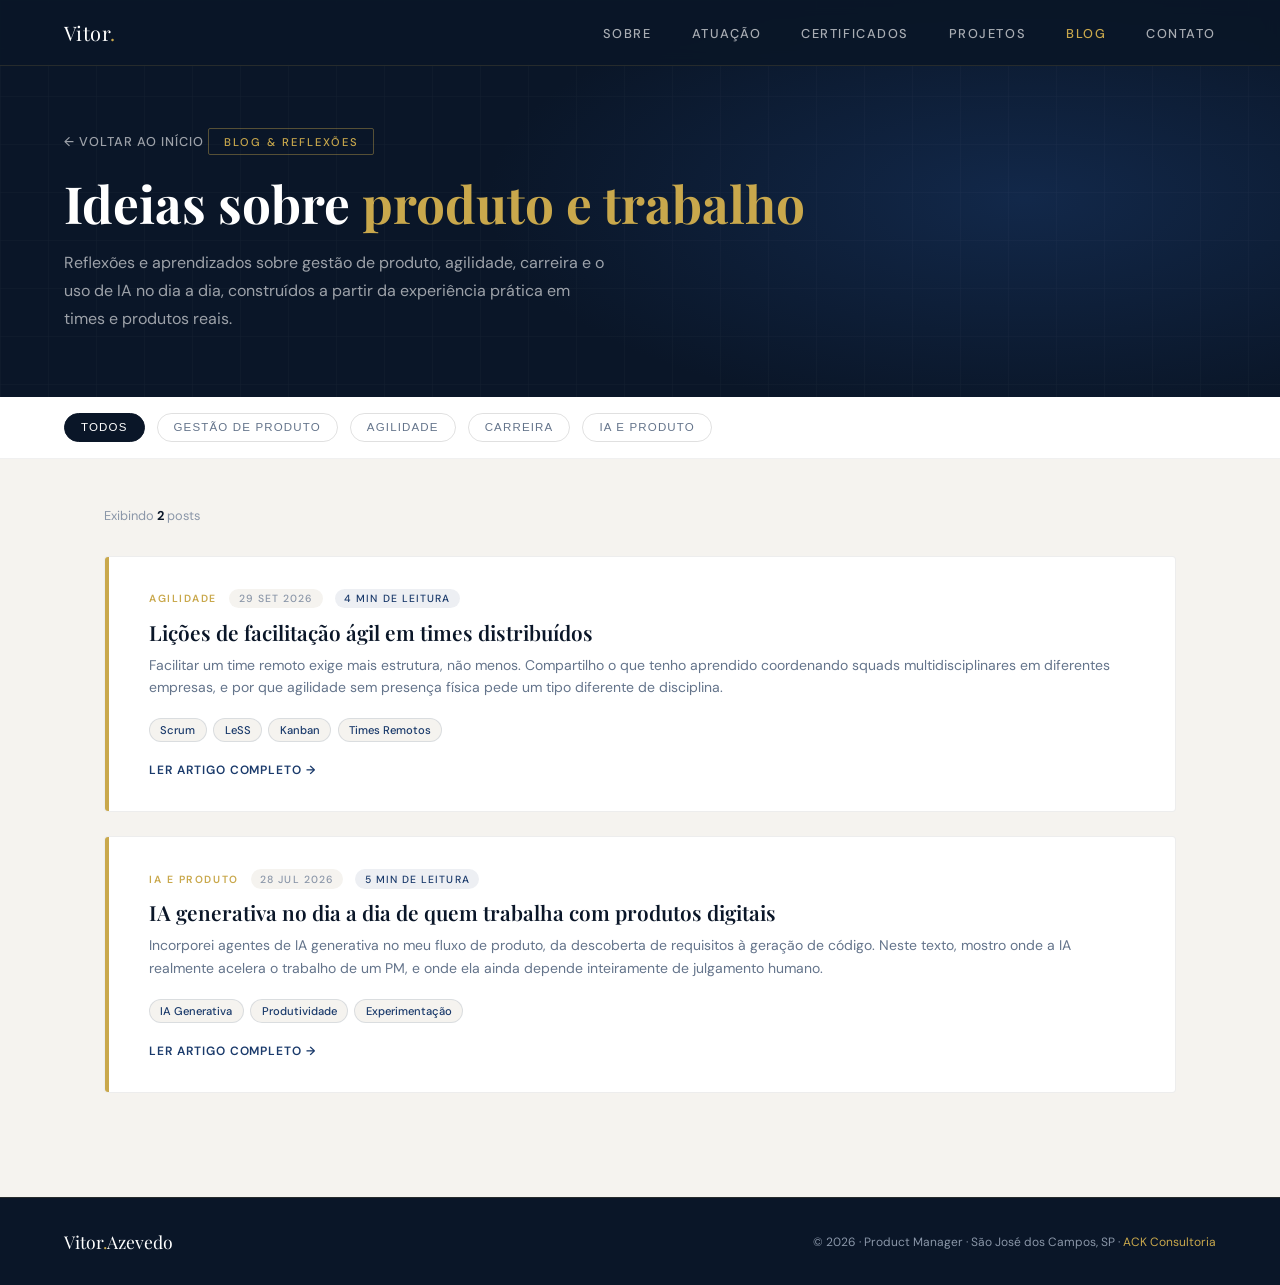
<file: blog.html>
<!DOCTYPE html>
<html lang="pt-BR">
<head>
  <meta charset="UTF-8" />
  <meta name="viewport" content="width=device-width, initial-scale=1.0"/>
  <title>Blog — Gestão de Produto, Agilidade e IA | Vitor Azevedo</title>
  <meta name="description" content="Reflexões sobre gestão de produto, agilidade, carreira e IA generativa aplicada ao dia a dia de quem constrói produtos digitais.">
  <meta name="keywords" content="blog de produto, gestão de produto, agilidade, product manager, IA generativa, carreira">
  <meta name="author" content="Vitor Azevedo">
  <meta name="robots" content="index, follow">
  <link rel="canonical" href="https://vitorbazevedo.com/blog.html">

  <meta property="og:type" content="website">
  <meta property="og:title" content="Blog — Gestão de Produto, Agilidade e IA | Vitor Azevedo">
  <meta property="og:description" content="Reflexões sobre gestão de produto, agilidade, carreira e IA generativa aplicada ao dia a dia de quem constrói produtos digitais.">
  <meta property="og:url" content="https://vitorbazevedo.com/blog.html">
  <meta property="og:site_name" content="Vitor Azevedo">
  <meta property="og:locale" content="pt_BR">

  <meta name="twitter:card" content="summary">
  <meta name="twitter:title" content="Blog — Gestão de Produto, Agilidade e IA | Vitor Azevedo">
  <meta name="twitter:description" content="Reflexões sobre gestão de produto, agilidade, carreira e IA generativa aplicada ao dia a dia de quem constrói produtos digitais.">

  <script type="application/ld+json">
  {
    "@context": "https://schema.org",
    "@type": "Blog",
    "name": "Blog — Vitor Azevedo",
    "url": "https://vitorbazevedo.com/blog.html",
    "inLanguage": "pt-BR",
    "author": { "@type": "Person", "name": "Vitor Azevedo" },
    "blogPost": [
      {
        "@type": "BlogPosting",
        "headline": "Lições de facilitação ágil em times distribuídos: o que aprendi trabalhando com squads remotos",
        "url": "https://vitorbazevedo.com/blog/licoes-facilitacao-agil-times-distribuidos.html",
        "datePublished": "2026-09-29",
        "author": { "@type": "Person", "name": "Vitor Azevedo" }
      },
      {
        "@type": "BlogPosting",
        "headline": "IA generativa no dia a dia de quem trabalha com produtos digitais",
        "url": "https://vitorbazevedo.com/blog/ia-generativa-dia-a-dia-produto.html",
        "datePublished": "2026-07-28",
        "author": { "@type": "Person", "name": "Vitor Azevedo" }
      }
    ]
  }
  </script>

  <link rel="preconnect" href="https://fonts.googleapis.com">
  <link rel="preconnect" href="https://fonts.gstatic.com" crossorigin>
  <link href="https://fonts.googleapis.com/css2?family=Playfair+Display:wght@400;600;700&family=DM+Sans:wght@300;400;500&display=swap" rel="stylesheet">
  <style>
    *, *::before, *::after { box-sizing: border-box; margin: 0; padding: 0; }
    :root {
      --navy:   #0a1628;
      --navy2:  #112040;
      --blue:   #1a3a6b;
      --accent: #c9a84c;
      --accent2:#e8c97a;
      --light:  #f5f3ef;
      --muted:  #8a96a8;
      --white:  #ffffff;
      --radius: 4px;
    }
    html { scroll-behavior: smooth; }
    body { font-family: 'DM Sans', sans-serif; background: var(--light); color: var(--navy); overflow-x: hidden; }

    /* NAV */
    nav {
      position: fixed; top: 0; left: 0; right: 0; z-index: 100;
      display: flex; align-items: center; justify-content: space-between;
      padding: 1.2rem 5vw;
      background: rgba(10,22,40,0.96);
      backdrop-filter: blur(8px);
      border-bottom: 1px solid rgba(201,168,76,0.15);
    }
    .nav-logo { font-family: 'Playfair Display', serif; font-size: 1.25rem; color: var(--white); letter-spacing: 0.02em; text-decoration: none; }
    .nav-logo span { color: var(--accent); }
    .nav-links { display: flex; gap: 2.5rem; list-style: none; }
    .nav-links a { font-size: 0.8rem; font-weight: 500; letter-spacing: 0.12em; text-transform: uppercase; color: rgba(255,255,255,0.65); text-decoration: none; transition: color 0.2s; }
    .nav-links a:hover, .nav-links a.active { color: var(--accent); }
    .hamburger { display: none; flex-direction: column; gap: 5px; cursor: pointer; padding: 4px; }
    .hamburger span { display: block; width: 24px; height: 2px; background: var(--white); }

    /* HERO BANNER */
    .page-hero {
      background: var(--navy);
      padding: 8rem 5vw 4rem;
      position: relative; overflow: hidden;
    }
    .page-hero::before {
      content: '';
      position: absolute; inset: 0;
      background: radial-gradient(ellipse 60% 80% at 80% 50%, rgba(26,58,107,0.5) 0%, transparent 70%);
    }
    .page-hero-grid {
      position: absolute; inset: 0; opacity: 0.04;
      background-image: linear-gradient(rgba(255,255,255,0.5) 1px, transparent 1px), linear-gradient(90deg, rgba(255,255,255,0.5) 1px, transparent 1px);
      background-size: 48px 48px;
    }
    .page-hero-inner { position: relative; z-index: 2; max-width: 1100px; }
    .page-hero-tag { display: inline-block; font-size: 0.7rem; font-weight: 500; letter-spacing: 0.18em; text-transform: uppercase; color: var(--accent); border: 1px solid rgba(201,168,76,0.4); padding: 0.35rem 0.9rem; border-radius: 2px; margin-bottom: 1.2rem; }
    .page-hero h1 { font-family: 'Playfair Display', serif; font-size: clamp(2.2rem, 4vw, 3.4rem); font-weight: 700; color: var(--white); line-height: 1.15; margin-bottom: 1rem; }
    .page-hero h1 em { color: var(--accent); font-style: normal; }
    .page-hero p { font-size: 1rem; color: rgba(255,255,255,0.6); max-width: 540px; line-height: 1.75; }

    /* FILTER BAR */
    .filter-bar { background: var(--white); border-bottom: 1px solid rgba(0,0,0,0.06); padding: 1rem 5vw; display: flex; gap: 0.75rem; flex-wrap: wrap; position: sticky; top: 64px; z-index: 90; }
    .filter-btn { font-size: 0.72rem; font-weight: 500; letter-spacing: 0.1em; text-transform: uppercase; padding: 0.45rem 1rem; border-radius: 99px; border: 1px solid rgba(0,0,0,0.12); background: transparent; color: #64748b; cursor: pointer; transition: all 0.2s; }
    .filter-btn:hover { border-color: var(--accent); color: var(--accent); }
    .filter-btn.active { background: var(--navy); color: var(--white); border-color: var(--navy); }

    /* POSTS SECTION */
    .posts-section { padding: 3rem 5vw 5rem; max-width: 1200px; margin: 0 auto; }
    .posts-count { font-size: 0.8rem; color: var(--muted); margin-bottom: 2rem; }
    .posts-count strong { color: var(--navy); }

    /* POST CARD (listing item) */
    .post-card {
      background: var(--white);
      border: 1px solid rgba(0,0,0,0.07);
      border-radius: var(--radius);
      margin-bottom: 1.5rem;
      overflow: hidden;
      transition: box-shadow 0.25s;
    }
    .post-card:hover { box-shadow: 0 8px 32px rgba(10,22,40,0.1); }

    .card-content {
      padding: 2rem 2.5rem;
      border-left: 4px solid var(--accent);
    }

    .card-meta { display: flex; align-items: center; gap: 0.75rem; margin-bottom: 0.6rem; flex-wrap: wrap; }
    .post-category { font-size: 0.65rem; font-weight: 600; letter-spacing: 0.15em; text-transform: uppercase; color: var(--accent); }
    .post-date { font-size: 0.65rem; font-weight: 500; letter-spacing: 0.1em; text-transform: uppercase; color: var(--muted); background: var(--light); padding: 0.2rem 0.6rem; border-radius: 99px; }
    .post-readtime { font-size: 0.65rem; font-weight: 500; letter-spacing: 0.1em; text-transform: uppercase; color: var(--blue); background: rgba(26,58,107,0.08); padding: 0.2rem 0.6rem; border-radius: 99px; }

    .card-title { font-family: 'Playfair Display', serif; font-size: 1.3rem; font-weight: 600; margin-bottom: 0.5rem; }
    .card-title a { color: var(--navy); text-decoration: none; }
    .card-title a:hover { color: var(--accent2); }
    .card-subtitle { font-size: 0.875rem; color: #64748b; line-height: 1.6; }

    .tags { display: flex; flex-wrap: wrap; gap: 0.4rem; margin-top: 1.25rem; }
    .pill { font-size: 0.7rem; font-weight: 500; background: var(--light); color: var(--blue); padding: 0.25rem 0.65rem; border-radius: 99px; border: 1px solid rgba(26,58,107,0.12); }

    .read-more { display: inline-block; margin-top: 1.25rem; font-size: 0.75rem; font-weight: 600; letter-spacing: 0.08em; text-transform: uppercase; color: var(--blue); text-decoration: none; }
    .read-more:hover { color: var(--accent); }

    /* BACK LINK */
    .back-link { display: inline-flex; align-items: center; gap: 0.5rem; font-size: 0.8rem; font-weight: 500; letter-spacing: 0.08em; text-transform: uppercase; color: rgba(255,255,255,0.6); text-decoration: none; margin-bottom: 1.5rem; transition: color 0.2s; }
    .back-link:hover { color: var(--accent); }

    /* FOOTER */
    footer { background: var(--navy); padding: 2rem 5vw; display: flex; align-items: center; justify-content: space-between; flex-wrap: wrap; gap: 1rem; border-top: 1px solid rgba(201,168,76,0.15); }
    .footer-logo { font-family: 'Playfair Display', serif; font-size: 1.1rem; color: var(--white); }
    .footer-logo span { color: var(--accent); }
    footer p { font-size: 0.75rem; color: var(--muted); }
    footer a { color: var(--accent); text-decoration: none; }
    footer a:hover { color: var(--accent2); }

    /* ANIMATIONS */
    .reveal { opacity: 0; transform: translateY(20px); transition: opacity 0.5s ease, transform 0.5s ease; }
    .reveal.visible { opacity: 1; transform: translateY(0); }

    /* RESPONSIVE */
    @media (max-width: 640px) {
      .nav-links { display: none; flex-direction: column; gap: 1.5rem; position: absolute; top: 100%; left: 0; right: 0; background: var(--navy); padding: 2rem 5vw; }
      .nav-links.open { display: flex; }
      .hamburger { display: flex; }
      .card-content { padding: 1.5rem; }
    }
  </style>
</head>
<body>

<!-- NAV -->
<nav>
  <a href="index.html" class="nav-logo">Vitor<span>.</span></a>
  <ul class="nav-links" id="navLinks">
    <li><a href="index.html#about">Sobre</a></li>
    <li><a href="index.html#services">Atuação</a></li>
    <li><a href="index.html#certs">Certificados</a></li>
    <li><a href="projetos.html">Projetos</a></li>
    <li><a href="blog.html" class="active">Blog</a></li>
    <li><a href="index.html#contact">Contato</a></li>
  </ul>
  <div class="hamburger" id="hamburger" onclick="toggleMenu()">
    <span></span><span></span><span></span>
  </div>
</nav>

<!-- HERO -->
<div class="page-hero">
  <div class="page-hero-grid"></div>
  <div class="page-hero-inner">
    <a href="index.html" class="back-link">&#8592; Voltar ao início</a>
    <span class="page-hero-tag">Blog & Reflexões</span>
    <h1>Ideias sobre <em>produto e trabalho</em></h1>
    <p>Reflexões e aprendizados sobre gestão de produto, agilidade, carreira e o uso de IA no dia a dia, construídos a partir da experiência prática em times e produtos reais.</p>
  </div>
</div>

<!-- FILTER BAR -->
<div class="filter-bar">
  <button class="filter-btn active" onclick="filterCards('all', this)">Todos</button>
  <button class="filter-btn" onclick="filterCards('gestao', this)">Gestão de Produto</button>
  <button class="filter-btn" onclick="filterCards('agilidade', this)">Agilidade</button>
  <button class="filter-btn" onclick="filterCards('carreira', this)">Carreira</button>
  <button class="filter-btn" onclick="filterCards('ia', this)">IA e Produto</button>
</div>

<!-- POSTS -->
<div class="posts-section">
  <p class="posts-count">Exibindo <strong id="countDisplay">2</strong> posts</p>

  <!-- POST: Lições de facilitação ágil em times distribuídos -->
  <div class="post-card reveal" data-tags="agilidade">
    <div class="card-content">
      <div class="card-meta">
        <span class="post-category">Agilidade</span>
        <span class="post-date">29 Set 2026</span>
        <span class="post-readtime">4 min de leitura</span>
      </div>
      <h2 class="card-title"><a href="blog/licoes-facilitacao-agil-times-distribuidos.html">Lições de facilitação ágil em times distribuídos</a></h2>
      <p class="card-subtitle">Facilitar um time remoto exige mais estrutura, não menos. Compartilho o que tenho aprendido coordenando squads multidisciplinares em diferentes empresas, e por que agilidade sem presença física pede um tipo diferente de disciplina.</p>
      <div class="tags">
        <span class="pill">Scrum</span>
        <span class="pill">LeSS</span>
        <span class="pill">Kanban</span>
        <span class="pill">Times Remotos</span>
      </div>
      <a class="read-more" href="blog/licoes-facilitacao-agil-times-distribuidos.html">Ler artigo completo &#8594;</a>
    </div>
  </div>

  <!-- POST: IA generativa no dia a dia -->
  <div class="post-card reveal" data-tags="ia">
    <div class="card-content">
      <div class="card-meta">
        <span class="post-category">IA e Produto</span>
        <span class="post-date">28 Jul 2026</span>
        <span class="post-readtime">5 min de leitura</span>
      </div>
      <h2 class="card-title"><a href="blog/ia-generativa-dia-a-dia-produto.html">IA generativa no dia a dia de quem trabalha com produtos digitais</a></h2>
      <p class="card-subtitle">Incorporei agentes de IA generativa no meu fluxo de produto, da descoberta de requisitos à geração de código. Neste texto, mostro onde a IA realmente acelera o trabalho de um PM, e onde ela ainda depende inteiramente de julgamento humano.</p>
      <div class="tags">
        <span class="pill">IA Generativa</span>
        <span class="pill">Produtividade</span>
        <span class="pill">Experimentação</span>
      </div>
      <a class="read-more" href="blog/ia-generativa-dia-a-dia-produto.html">Ler artigo completo &#8594;</a>
    </div>
  </div>

</div>

<!-- FOOTER -->
<footer>
  <div class="footer-logo">Vitor<span>.</span>Azevedo</div>
  <p>&#169; 2026 &middot; Product Manager &middot; São José dos Campos, SP &middot; <a href="https://ackconsultoria.com/" target="_blank" rel="noopener">ACK Consultoria</a></p>
</footer>

<script>
  function toggleMenu() {
    document.getElementById('navLinks').classList.toggle('open');
  }

  function filterCards(tag, btn) {
    document.querySelectorAll('.filter-btn').forEach(function(b) { b.classList.remove('active'); });
    btn.classList.add('active');
    var cards = document.querySelectorAll('.post-card');
    var count = 0;
    cards.forEach(function(card) {
      var tags = card.getAttribute('data-tags') || '';
      if (tag === 'all' || tags.indexOf(tag) !== -1) {
        card.style.display = '';
        count++;
      } else {
        card.style.display = 'none';
      }
    });
    document.getElementById('countDisplay').textContent = count;
  }

  var reveals = document.querySelectorAll('.reveal');
  var obs = new IntersectionObserver(function(entries) {
    entries.forEach(function(e) { if (e.isIntersecting) e.target.classList.add('visible'); });
  }, { threshold: 0.08 });
  reveals.forEach(function(el) { obs.observe(el); });
</script>
</body>
</html>
</file>
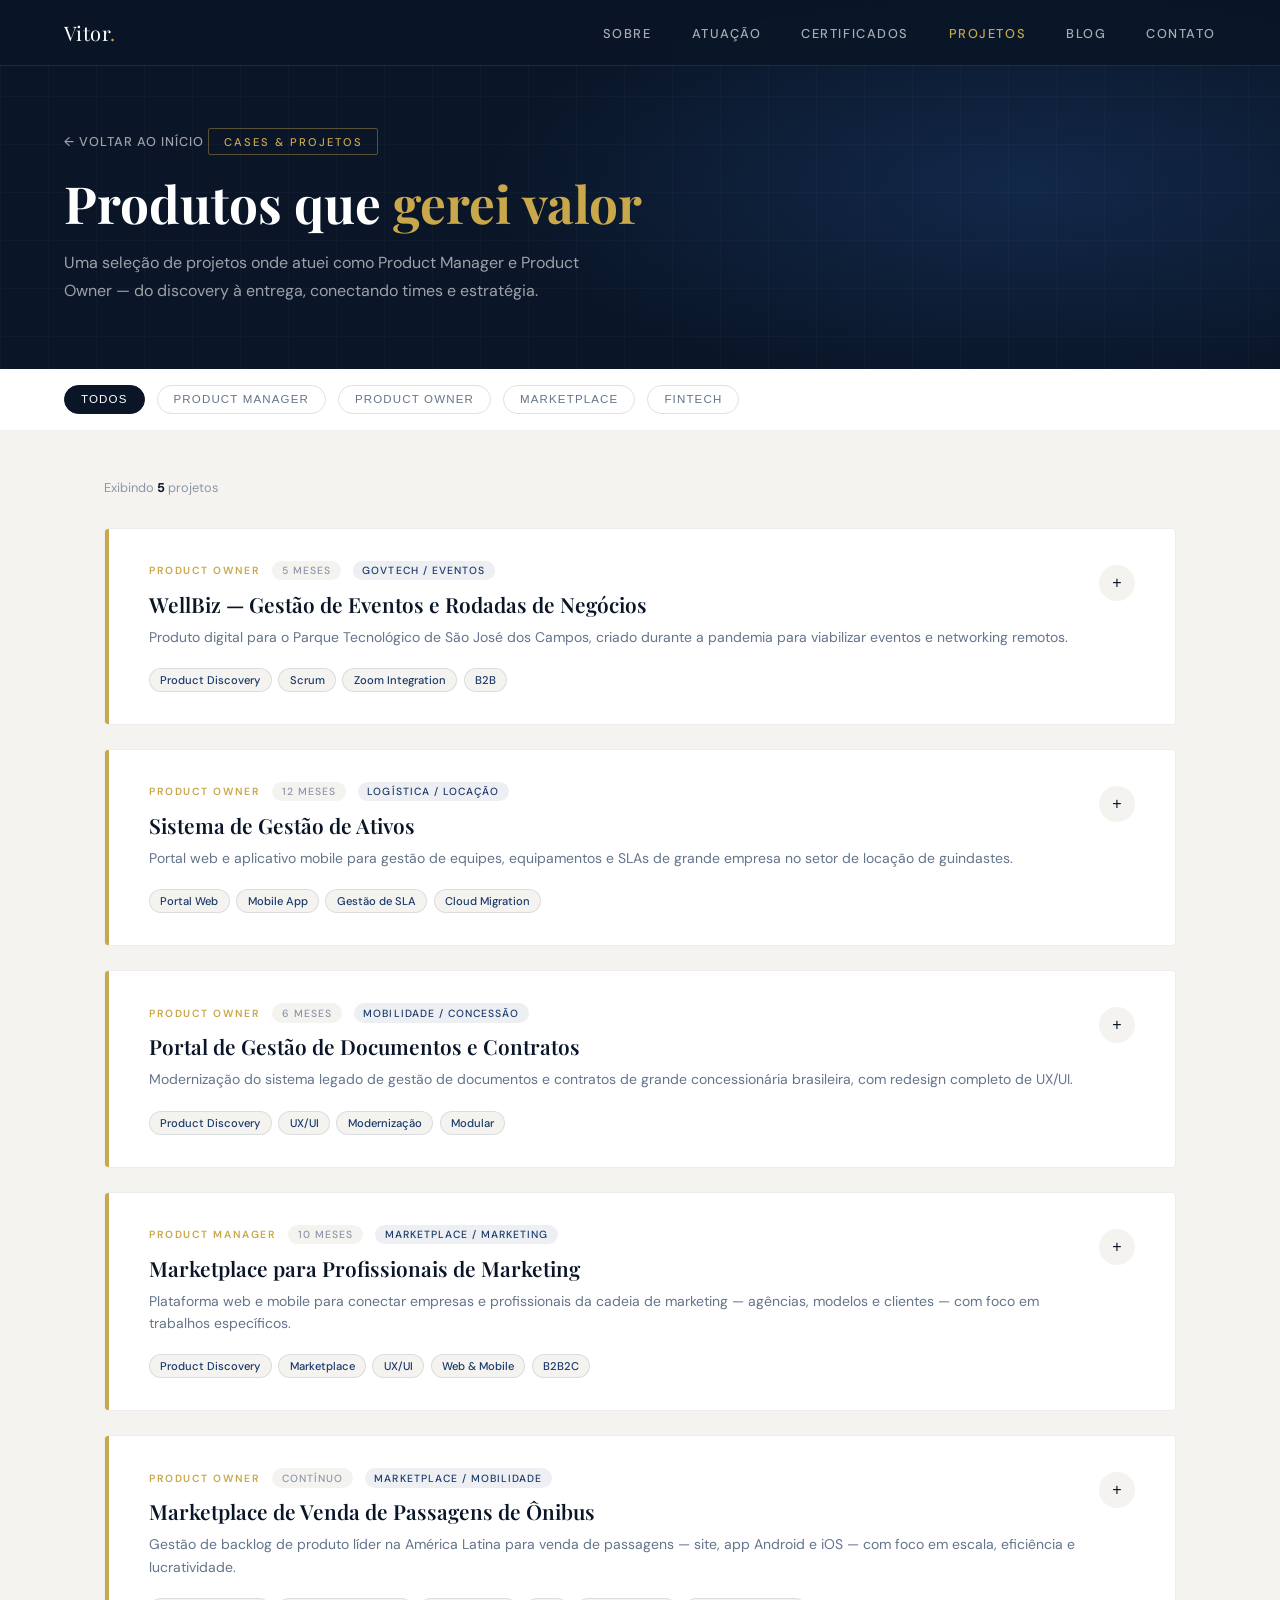
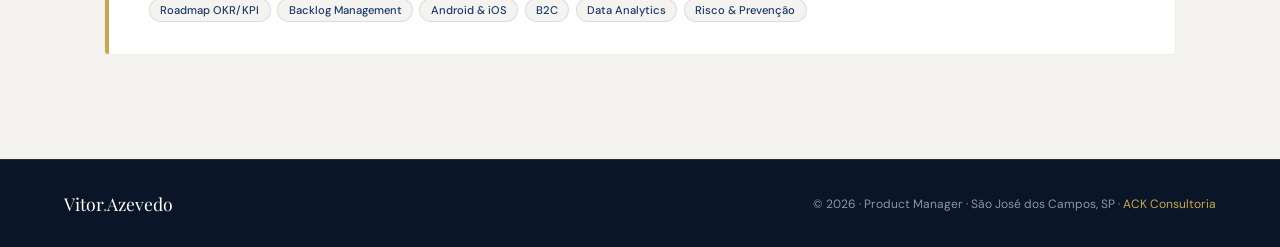
<file: projetos.html>
<!DOCTYPE html>
<html lang="pt-BR">
<head>
  <meta charset="UTF-8" />
  <meta name="viewport" content="width=device-width, initial-scale=1.0"/>
  <title>Projetos — Vitor Azevedo</title>
  <meta name="description" content="Cases de Product Management e Product Ownership: discovery, marketplaces, fintech e produtos B2B/B2C liderados por Vitor Azevedo.">
  <meta name="author" content="Vitor Azevedo">
  <meta name="robots" content="index, follow">
  <link rel="canonical" href="https://vitorbazevedo.com/projetos.html">

  <meta property="og:type" content="website">
  <meta property="og:title" content="Projetos — Vitor Azevedo">
  <meta property="og:description" content="Cases de Product Management e Product Ownership: discovery, marketplaces, fintech e produtos B2B/B2C liderados por Vitor Azevedo.">
  <meta property="og:url" content="https://vitorbazevedo.com/projetos.html">
  <meta property="og:site_name" content="Vitor Azevedo">
  <meta property="og:locale" content="pt_BR">

  <meta name="twitter:card" content="summary">
  <meta name="twitter:title" content="Projetos — Vitor Azevedo">
  <meta name="twitter:description" content="Cases de Product Management e Product Ownership: discovery, marketplaces, fintech e produtos B2B/B2C liderados por Vitor Azevedo.">
  <link rel="preconnect" href="https://fonts.googleapis.com">
  <link rel="preconnect" href="https://fonts.gstatic.com" crossorigin>
  <link href="https://fonts.googleapis.com/css2?family=Playfair+Display:wght@400;600;700&family=DM+Sans:wght@300;400;500&display=swap" rel="stylesheet">
  <style>
    *, *::before, *::after { box-sizing: border-box; margin: 0; padding: 0; }
    :root {
      --navy:   #0a1628;
      --navy2:  #112040;
      --blue:   #1a3a6b;
      --accent: #c9a84c;
      --accent2:#e8c97a;
      --light:  #f5f3ef;
      --muted:  #8a96a8;
      --white:  #ffffff;
      --radius: 4px;
    }
    html { scroll-behavior: smooth; }
    body { font-family: 'DM Sans', sans-serif; background: var(--light); color: var(--navy); overflow-x: hidden; }

    /* NAV */
    nav {
      position: fixed; top: 0; left: 0; right: 0; z-index: 100;
      display: flex; align-items: center; justify-content: space-between;
      padding: 1.2rem 5vw;
      background: rgba(10,22,40,0.96);
      backdrop-filter: blur(8px);
      border-bottom: 1px solid rgba(201,168,76,0.15);
    }
    .nav-logo { font-family: 'Playfair Display', serif; font-size: 1.25rem; color: var(--white); letter-spacing: 0.02em; text-decoration: none; }
    .nav-logo span { color: var(--accent); }
    .nav-links { display: flex; gap: 2.5rem; list-style: none; }
    .nav-links a { font-size: 0.8rem; font-weight: 500; letter-spacing: 0.12em; text-transform: uppercase; color: rgba(255,255,255,0.65); text-decoration: none; transition: color 0.2s; }
    .nav-links a:hover, .nav-links a.active { color: var(--accent); }
    .hamburger { display: none; flex-direction: column; gap: 5px; cursor: pointer; padding: 4px; }
    .hamburger span { display: block; width: 24px; height: 2px; background: var(--white); }

    /* HERO BANNER */
    .page-hero {
      background: var(--navy);
      padding: 8rem 5vw 4rem;
      position: relative; overflow: hidden;
    }
    .page-hero::before {
      content: '';
      position: absolute; inset: 0;
      background: radial-gradient(ellipse 60% 80% at 80% 50%, rgba(26,58,107,0.5) 0%, transparent 70%);
    }
    .page-hero-grid {
      position: absolute; inset: 0; opacity: 0.04;
      background-image: linear-gradient(rgba(255,255,255,0.5) 1px, transparent 1px), linear-gradient(90deg, rgba(255,255,255,0.5) 1px, transparent 1px);
      background-size: 48px 48px;
    }
    .page-hero-inner { position: relative; z-index: 2; max-width: 1100px; }
    .page-hero-tag { display: inline-block; font-size: 0.7rem; font-weight: 500; letter-spacing: 0.18em; text-transform: uppercase; color: var(--accent); border: 1px solid rgba(201,168,76,0.4); padding: 0.35rem 0.9rem; border-radius: 2px; margin-bottom: 1.2rem; }
    .page-hero h1 { font-family: 'Playfair Display', serif; font-size: clamp(2.2rem, 4vw, 3.4rem); font-weight: 700; color: var(--white); line-height: 1.15; margin-bottom: 1rem; }
    .page-hero h1 em { color: var(--accent); font-style: normal; }
    .page-hero p { font-size: 1rem; color: rgba(255,255,255,0.6); max-width: 540px; line-height: 1.75; }

    /* FILTER BAR */
    .filter-bar { background: var(--white); border-bottom: 1px solid rgba(0,0,0,0.06); padding: 1rem 5vw; display: flex; gap: 0.75rem; flex-wrap: wrap; position: sticky; top: 64px; z-index: 90; }
    .filter-btn { font-size: 0.72rem; font-weight: 500; letter-spacing: 0.1em; text-transform: uppercase; padding: 0.45rem 1rem; border-radius: 99px; border: 1px solid rgba(0,0,0,0.12); background: transparent; color: #64748b; cursor: pointer; transition: all 0.2s; }
    .filter-btn:hover { border-color: var(--accent); color: var(--accent); }
    .filter-btn.active { background: var(--navy); color: var(--white); border-color: var(--navy); }

    /* PROJECTS SECTION */
    .projects-section { padding: 3rem 5vw 5rem; max-width: 1200px; margin: 0 auto; }
    .projects-count { font-size: 0.8rem; color: var(--muted); margin-bottom: 2rem; }
    .projects-count strong { color: var(--navy); }

    /* PROJECT CARD */
    .project-card {
      background: var(--white);
      border: 1px solid rgba(0,0,0,0.07);
      border-radius: var(--radius);
      margin-bottom: 1.5rem;
      overflow: hidden;
      transition: box-shadow 0.25s;
    }
    .project-card:hover { box-shadow: 0 8px 32px rgba(10,22,40,0.1); }

    .card-header {
      display: grid; grid-template-columns: 1fr auto;
      align-items: start; gap: 1rem;
      padding: 2rem 2.5rem;
      cursor: pointer;
      border-left: 4px solid var(--accent);
      transition: background 0.2s;
    }
    .card-header:hover { background: rgba(201,168,76,0.03); }

    .card-meta { display: flex; align-items: center; gap: 0.75rem; margin-bottom: 0.6rem; flex-wrap: wrap; }
    .card-role { font-size: 0.65rem; font-weight: 600; letter-spacing: 0.15em; text-transform: uppercase; color: var(--accent); }
    .card-duration { font-size: 0.65rem; font-weight: 500; letter-spacing: 0.1em; text-transform: uppercase; color: var(--muted); background: var(--light); padding: 0.2rem 0.6rem; border-radius: 99px; }
    .card-sector { font-size: 0.65rem; font-weight: 500; letter-spacing: 0.1em; text-transform: uppercase; color: var(--blue); background: rgba(26,58,107,0.08); padding: 0.2rem 0.6rem; border-radius: 99px; }

    .card-title { font-family: 'Playfair Display', serif; font-size: 1.3rem; font-weight: 600; color: var(--navy); margin-bottom: 0.5rem; }
    .card-subtitle { font-size: 0.875rem; color: #64748b; line-height: 1.6; }

    .card-toggle { width: 36px; height: 36px; border-radius: 50%; background: var(--light); border: none; cursor: pointer; display: flex; align-items: center; justify-content: center; flex-shrink: 0; transition: background 0.2s, transform 0.3s; font-size: 1rem; color: var(--navy); margin-top: 4px; }
    .project-card.open .card-toggle { background: var(--accent); color: var(--navy); transform: rotate(45deg); }

    /* CARD BODY */
    .card-body { display: none; border-top: 1px solid rgba(0,0,0,0.06); }
    .project-card.open .card-body { display: block; }

    .card-body-inner { display: grid; grid-template-columns: 1fr 1fr; gap: 0; }

    .body-col { padding: 2rem 2.5rem; }
    .body-col:first-child { border-right: 1px solid rgba(0,0,0,0.06); }

    .body-section { margin-bottom: 1.75rem; }
    .body-section:last-child { margin-bottom: 0; }
    .body-label { font-size: 0.65rem; font-weight: 700; letter-spacing: 0.18em; text-transform: uppercase; color: var(--accent); margin-bottom: 0.6rem; }
    .body-text { font-size: 0.9rem; line-height: 1.75; color: #4a5568; }

    .overview-grid { display: grid; grid-template-columns: 1fr 1fr 1fr; gap: 1rem; margin-bottom: 1.5rem; }
    .overview-item { background: var(--light); border-radius: var(--radius); padding: 1rem; }
    .overview-item-label { font-size: 0.65rem; font-weight: 600; letter-spacing: 0.12em; text-transform: uppercase; color: var(--muted); margin-bottom: 0.4rem; }
    .overview-item-val { font-size: 0.85rem; font-weight: 500; color: var(--navy); }

    .highlights { display: flex; flex-direction: column; gap: 0.6rem; }
    .highlight-item { display: flex; align-items: flex-start; gap: 0.6rem; font-size: 0.875rem; color: #4a5568; line-height: 1.5; }
    .highlight-item::before { content: ''; display: block; width: 6px; height: 6px; border-radius: 50%; background: var(--accent); flex-shrink: 0; margin-top: 6px; }

    .tags { display: flex; flex-wrap: wrap; gap: 0.4rem; margin-top: 1.25rem; }
    .pill { font-size: 0.7rem; font-weight: 500; background: var(--light); color: var(--blue); padding: 0.25rem 0.65rem; border-radius: 99px; border: 1px solid rgba(26,58,107,0.12); }

    /* BACK LINK */
    .back-link { display: inline-flex; align-items: center; gap: 0.5rem; font-size: 0.8rem; font-weight: 500; letter-spacing: 0.08em; text-transform: uppercase; color: rgba(255,255,255,0.6); text-decoration: none; margin-bottom: 1.5rem; transition: color 0.2s; }
    .back-link:hover { color: var(--accent); }

    /* FOOTER */
    footer { background: var(--navy); padding: 2rem 5vw; display: flex; align-items: center; justify-content: space-between; flex-wrap: wrap; gap: 1rem; border-top: 1px solid rgba(201,168,76,0.15); }
    .footer-logo { font-family: 'Playfair Display', serif; font-size: 1.1rem; color: var(--white); }
    .footer-logo span { color: var(--accent); }
    footer p { font-size: 0.75rem; color: var(--muted); }
    footer a { color: var(--accent); text-decoration: none; }
    footer a:hover { color: var(--accent2); }

    /* ANIMATIONS */
    .reveal { opacity: 0; transform: translateY(20px); transition: opacity 0.5s ease, transform 0.5s ease; }
    .reveal.visible { opacity: 1; transform: translateY(0); }

    /* RESPONSIVE */
    @media (max-width: 860px) {
      .card-body-inner { grid-template-columns: 1fr; }
      .body-col:first-child { border-right: none; border-bottom: 1px solid rgba(0,0,0,0.06); }
      .overview-grid { grid-template-columns: 1fr 1fr; }
    }
    @media (max-width: 640px) {
      .nav-links { display: none; flex-direction: column; gap: 1.5rem; position: absolute; top: 100%; left: 0; right: 0; background: var(--navy); padding: 2rem 5vw; }
      .nav-links.open { display: flex; }
      .hamburger { display: flex; }
      .card-header { padding: 1.5rem; }
      .body-col { padding: 1.5rem; }
      .overview-grid { grid-template-columns: 1fr; }
    }
  </style>
</head>
<body>

<!-- NAV -->
<nav>
  <a href="index.html" class="nav-logo">Vitor<span>.</span></a>
  <ul class="nav-links" id="navLinks">
    <li><a href="index.html#about">Sobre</a></li>
    <li><a href="index.html#services">Atuação</a></li>
    <li><a href="index.html#certs">Certificados</a></li>
    <li><a href="projetos.html" class="active">Projetos</a></li>
    <li><a href="blog.html">Blog</a></li>
    <li><a href="index.html#contact">Contato</a></li>
  </ul>
  <div class="hamburger" id="hamburger" onclick="toggleMenu()">
    <span></span><span></span><span></span>
  </div>
</nav>

<!-- HERO -->
<div class="page-hero">
  <div class="page-hero-grid"></div>
  <div class="page-hero-inner">
    <a href="index.html" class="back-link">&#8592; Voltar ao início</a>
    <span class="page-hero-tag">Cases & Projetos</span>
    <h1>Produtos que <em>gerei valor</em></h1>
    <p>Uma seleção de projetos onde atuei como Product Manager e Product Owner — do discovery à entrega, conectando times e estratégia.</p>
  </div>
</div>

<!-- FILTER BAR -->
<div class="filter-bar">
  <button class="filter-btn active" onclick="filterCards('all', this)">Todos</button>
  <button class="filter-btn" onclick="filterCards('pm', this)">Product Manager</button>
  <button class="filter-btn" onclick="filterCards('po', this)">Product Owner</button>
  <button class="filter-btn" onclick="filterCards('marketplace', this)">Marketplace</button>
  <button class="filter-btn" onclick="filterCards('fintech', this)">Fintech</button>
</div>

<!-- PROJECTS -->
<div class="projects-section">
  <p class="projects-count">Exibindo <strong id="countDisplay">5</strong> projetos</p>

  <!-- CARD 1: WellBiz -->
  <div class="project-card reveal" data-tags="po">
    <div class="card-header" onclick="toggleCard(this)">
      <div>
        <div class="card-meta">
          <span class="card-role">Product Owner</span>
          <span class="card-duration">5 meses</span>
          <span class="card-sector">GovTech / Eventos</span>
        </div>
        <div class="card-title">WellBiz — Gestão de Eventos e Rodadas de Negócios</div>
        <div class="card-subtitle">Produto digital para o Parque Tecnológico de São José dos Campos, criado durante a pandemia para viabilizar eventos e networking remotos.</div>
        <div class="tags">
          <span class="pill">Product Discovery</span>
          <span class="pill">Scrum</span>
          <span class="pill">Zoom Integration</span>
          <span class="pill">B2B</span>
        </div>
      </div>
      <button class="card-toggle">+</button>
    </div>
    <div class="card-body">
      <div class="card-body-inner">
        <div class="body-col">
          <div class="body-section">
            <div class="body-label">Contexto & Dores</div>
            <div class="body-text">Com a pandemia, o cliente precisou pivotar o escopo de um projeto existente para atender ao novo cenário de interação remota — criando eventos digitais e rodadas de negócios em substituição ao modelo presencial.</div>
          </div>
          <div class="body-section">
            <div class="body-label">Solução</div>
            <div class="body-text">Em parceria com cliente e stakeholders, criamos o WellBiz: sistema para gestão de eventos e rodadas de negócios com agendas personalizadas, convites, criação de eventos online e integração nativa com o Zoom para networking entre empresas.</div>
          </div>
        </div>
        <div class="body-col">
          <div class="body-section">
            <div class="body-label">Overview do Produto</div>
            <div class="overview-grid">
              <div class="overview-item">
                <div class="overview-item-label">Função</div>
                <div class="overview-item-val">Product Owner</div>
              </div>
              <div class="overview-item">
                <div class="overview-item-label">Duração</div>
                <div class="overview-item-val">5 meses</div>
              </div>
              <div class="overview-item">
                <div class="overview-item-label">Sprints</div>
                <div class="overview-item-val">~10 sprints</div>
              </div>
            </div>
            <div class="body-label">Resultados</div>
            <div class="highlights">
              <div class="highlight-item">190 histórias entregues (~19 por sprint)</div>
              <div class="highlight-item">Evento principal com 4.000 participantes ao longo de 5 dias</div>
              <div class="highlight-item">Rodadas de negócios, palestras, bate-papos e transmissões ao vivo</div>
              <div class="highlight-item">Múltiplos negócios concretizados através da plataforma</div>
            </div>
          </div>
        </div>
      </div>
    </div>
  </div>

  <!-- CARD 2: Gestão de Ativos -->
  <div class="project-card reveal" data-tags="po">
    <div class="card-header" onclick="toggleCard(this)">
      <div>
        <div class="card-meta">
          <span class="card-role">Product Owner</span>
          <span class="card-duration">12 meses</span>
          <span class="card-sector">Logística / Locação</span>
        </div>
        <div class="card-title">Sistema de Gestão de Ativos</div>
        <div class="card-subtitle">Portal web e aplicativo mobile para gestão de equipes, equipamentos e SLAs de grande empresa no setor de locação de guindastes.</div>
        <div class="tags">
          <span class="pill">Portal Web</span>
          <span class="pill">Mobile App</span>
          <span class="pill">Gestão de SLA</span>
          <span class="pill">Cloud Migration</span>
        </div>
      </div>
      <button class="card-toggle">+</button>
    </div>
    <div class="card-body">
      <div class="card-body-inner">
        <div class="body-col">
          <div class="body-section">
            <div class="body-label">Contexto & Dores</div>
            <div class="body-text">O cliente enfrentava dificuldades na gestão de equipes, equipamentos e no cumprimento dos SLAs contratuais com fornecedores e clientes — processos fragmentados que impactavam a operação e a visibilidade gerencial.</div>
          </div>
          <div class="body-section">
            <div class="body-label">Solução</div>
            <div class="body-text">Criação de portal web e aplicativo com visão de calendário como eixo central, facilitando o controle visual e a gestão operacional da empresa de forma integrada e em tempo real.</div>
          </div>
        </div>
        <div class="body-col">
          <div class="body-section">
            <div class="body-label">Overview do Projeto</div>
            <div class="overview-grid">
              <div class="overview-item">
                <div class="overview-item-label">Função</div>
                <div class="overview-item-val">Product Owner</div>
              </div>
              <div class="overview-item">
                <div class="overview-item-label">Duração</div>
                <div class="overview-item-val">12 meses</div>
              </div>
              <div class="overview-item">
                <div class="overview-item-label">Time</div>
                <div class="overview-item-val">9 pessoas</div>
              </div>
            </div>
            <div class="body-label">Resultados</div>
            <div class="highlights">
              <div class="highlight-item">Desenvolvimento de portal web e aplicativo mobile integrados</div>
              <div class="highlight-item">Substituição de 3 ferramentas internas por uma solução única</div>
              <div class="highlight-item">Integração contínua com outros departamentos da empresa</div>
              <div class="highlight-item">Migração da infraestrutura para nuvem — mais enxuta, escalável e econômica</div>
            </div>
          </div>
        </div>
      </div>
    </div>
  </div>

  <!-- CARD 3: Gestão de Documentos -->
  <div class="project-card reveal" data-tags="po">
    <div class="card-header" onclick="toggleCard(this)">
      <div>
        <div class="card-meta">
          <span class="card-role">Product Owner</span>
          <span class="card-duration">6 meses</span>
          <span class="card-sector">Mobilidade / Concessão</span>
        </div>
        <div class="card-title">Portal de Gestão de Documentos e Contratos</div>
        <div class="card-subtitle">Modernização do sistema legado de gestão de documentos e contratos de grande concessionária brasileira, com redesign completo de UX/UI.</div>
        <div class="tags">
          <span class="pill">Product Discovery</span>
          <span class="pill">UX/UI</span>
          <span class="pill">Modernização</span>
          <span class="pill">Modular</span>
        </div>
      </div>
      <button class="card-toggle">+</button>
    </div>
    <div class="card-body">
      <div class="card-body-inner">
        <div class="body-col">
          <div class="body-section">
            <div class="body-label">Contexto & Dores</div>
            <div class="body-text">Sistema obsoleto, engessado e com prazo definido para sair de catálogo. A concessionária precisava de uma solução moderna que suportasse o crescimento e os novos requisitos de compliance sem interromper a operação.</div>
          </div>
          <div class="body-section">
            <div class="body-label">Solução</div>
            <div class="body-text">Conduzimos o Product Discovery para mapear hipóteses e necessidades, depois criamos toda a interface UX/UI do novo sistema. Após validação com protótipo utilizável, obtivemos aprovação do cliente e iniciamos o desenvolvimento modular.</div>
          </div>
        </div>
        <div class="body-col">
          <div class="body-section">
            <div class="body-label">Overview do Projeto</div>
            <div class="overview-grid">
              <div class="overview-item">
                <div class="overview-item-label">Função</div>
                <div class="overview-item-val">Product Owner</div>
              </div>
              <div class="overview-item">
                <div class="overview-item-label">Duração</div>
                <div class="overview-item-val">6 meses</div>
              </div>
              <div class="overview-item">
                <div class="overview-item-label">Time</div>
                <div class="overview-item-val">6 pessoas</div>
              </div>
            </div>
            <div class="body-label">Resultados</div>
            <div class="highlights">
              <div class="highlight-item">Product Discovery com levantamento e validação de hipóteses</div>
              <div class="highlight-item">Reformulação completa da interface via UX/UI</div>
              <div class="highlight-item">Aprovação do cliente via protótipo utilizável antes do desenvolvimento</div>
              <div class="highlight-item">Arquitetura modular permitindo evolução contínua das funcionalidades</div>
            </div>
          </div>
        </div>
      </div>
    </div>
  </div>

  <!-- CARD 4: Marketplace de Marketing -->
  <div class="project-card reveal" data-tags="pm marketplace">
    <div class="card-header" onclick="toggleCard(this)">
      <div>
        <div class="card-meta">
          <span class="card-role">Product Manager</span>
          <span class="card-duration">10 meses</span>
          <span class="card-sector">Marketplace / Marketing</span>
        </div>
        <div class="card-title">Marketplace para Profissionais de Marketing</div>
        <div class="card-subtitle">Plataforma web e mobile para conectar empresas e profissionais da cadeia de marketing — agências, modelos e clientes — com foco em trabalhos específicos.</div>
        <div class="tags">
          <span class="pill">Product Discovery</span>
          <span class="pill">Marketplace</span>
          <span class="pill">UX/UI</span>
          <span class="pill">Web & Mobile</span>
          <span class="pill">B2B2C</span>
        </div>
      </div>
      <button class="card-toggle">+</button>
    </div>
    <div class="card-body">
      <div class="card-body-inner">
        <div class="body-col">
          <div class="body-section">
            <div class="body-label">Contexto & Dores</div>
            <div class="body-text">O cliente identificou a oportunidade de resolver uma lacuna no mercado de marketing: a dificuldade de conectar empresas e profissionais com as características certas para trabalhos específicos — especialmente agências, modelos e clientes corporativos.</div>
          </div>
          <div class="body-section">
            <div class="body-label">Solução</div>
            <div class="body-text">Conduzimos o Discovery com pesquisas junto às pessoas do processo, gerando hipóteses validadas. O resultado foi uma plataforma web e mobile que permite matching entre profissionais e empresas, com UX/UI desenhado para as diferentes personas do produto.</div>
          </div>
        </div>
        <div class="body-col">
          <div class="body-section">
            <div class="body-label">Overview do Produto</div>
            <div class="overview-grid">
              <div class="overview-item">
                <div class="overview-item-label">Função</div>
                <div class="overview-item-val">Product Manager</div>
              </div>
              <div class="overview-item">
                <div class="overview-item-label">Duração</div>
                <div class="overview-item-val">10 meses</div>
              </div>
              <div class="overview-item">
                <div class="overview-item-label">Time</div>
                <div class="overview-item-val">5 pessoas</div>
              </div>
            </div>
            <div class="body-label">Resultados</div>
            <div class="highlights">
              <div class="highlight-item">Product Discovery com pesquisas qualitativas gerando hipóteses validadas</div>
              <div class="highlight-item">Criação de toda a interface da plataforma web e mobile</div>
              <div class="highlight-item">UX/UI focado na experiência das diferentes personas (agência, modelo, empresa)</div>
            </div>
          </div>
        </div>
      </div>
    </div>
  </div>

  <!-- CARD 5: Marketplace de Passagens -->
  <div class="project-card reveal" data-tags="po marketplace">
    <div class="card-header" onclick="toggleCard(this)">
      <div>
        <div class="card-meta">
          <span class="card-role">Product Owner</span>
          <span class="card-duration">Contínuo</span>
          <span class="card-sector">Marketplace / Mobilidade</span>
        </div>
        <div class="card-title">Marketplace de Venda de Passagens de Ônibus</div>
        <div class="card-subtitle">Gestão de backlog de produto líder na América Latina para venda de passagens — site, app Android e iOS — com foco em escala, eficiência e lucratividade.</div>
        <div class="tags">
          <span class="pill">Roadmap OKR/KPI</span>
          <span class="pill">Backlog Management</span>
          <span class="pill">Android & iOS</span>
          <span class="pill">B2C</span>
          <span class="pill">Data Analytics</span>
          <span class="pill">Risco & Prevenção</span>
        </div>
      </div>
      <button class="card-toggle">+</button>
    </div>
    <div class="card-body">
      <div class="card-body-inner">
        <div class="body-col">
          <div class="body-section">
            <div class="body-label">Contexto & Desafios</div>
            <div class="body-text">Produto consolidado e líder de mercado na América Latina. O desafio não era mais construir — era manter a relevância e atingir maior eficiência operacional através de novos modelos de negócio, buscando escala e lucratividade contínua.</div>
          </div>
          <div class="body-section">
            <div class="body-label">Atuação</div>
            <div class="body-text">Gestão completa do processo de compras B2C, roadmap via OKR/KPI, backlog do time de desenvolvimento, métricas de performance de ads e criação de indicadores de dados para evolução contínua do produto. Atuação como facilitador de um time multidisciplinar amplo.</div>
          </div>
        </div>
        <div class="body-col">
          <div class="body-section">
            <div class="body-label">Overview do Produto</div>
            <div class="overview-grid">
              <div class="overview-item">
                <div class="overview-item-label">Função</div>
                <div class="overview-item-val">Product Owner</div>
              </div>
              <div class="overview-item">
                <div class="overview-item-label">Duração</div>
                <div class="overview-item-val">Contínuo</div>
              </div>
              <div class="overview-item">
                <div class="overview-item-label">Time</div>
                <div class="overview-item-val">18+ pessoas</div>
              </div>
            </div>
            <div class="body-label">Responsabilidades</div>
            <div class="highlights">
              <div class="highlight-item">Product Discovery refinando hipóteses de evolução contínua</div>
              <div class="highlight-item">Gestão de roadmap com OKRs e KPIs</div>
              <div class="highlight-item">Gestão do backlog de múltiplos times (web, Android, iOS)</div>
              <div class="highlight-item">Acompanhamento de métricas de performance de ads</div>
              <div class="highlight-item">Criação de métricas e gestão de dados para evolução do produto</div>
              <div class="highlight-item">Atuação com squads de risco, prevenção, dados e performance</div>
            </div>
          </div>
        </div>
      </div>
    </div>
  </div>

</div>

<!-- FOOTER -->
<footer>
  <div class="footer-logo">Vitor<span>.</span>Azevedo</div>
  <p>&#169; 2026 &middot; Product Manager &middot; São José dos Campos, SP &middot; <a href="https://ackconsultoria.com/" target="_blank" rel="noopener">ACK Consultoria</a></p>
</footer>

<script>
  function toggleMenu() {
    document.getElementById('navLinks').classList.toggle('open');
  }

  function toggleCard(header) {
    var card = header.parentElement;
    card.classList.toggle('open');
  }

  function filterCards(tag, btn) {
    document.querySelectorAll('.filter-btn').forEach(function(b) { b.classList.remove('active'); });
    btn.classList.add('active');
    var cards = document.querySelectorAll('.project-card');
    var count = 0;
    cards.forEach(function(card) {
      var tags = card.getAttribute('data-tags') || '';
      if (tag === 'all' || tags.indexOf(tag) !== -1) {
        card.style.display = '';
        count++;
      } else {
        card.style.display = 'none';
        card.classList.remove('open');
      }
    });
    document.getElementById('countDisplay').textContent = count;
  }

  var reveals = document.querySelectorAll('.reveal');
  var obs = new IntersectionObserver(function(entries) {
    entries.forEach(function(e) { if (e.isIntersecting) e.target.classList.add('visible'); });
  }, { threshold: 0.08 });
  reveals.forEach(function(el) { obs.observe(el); });
</script>
</body>
</html>
</file>
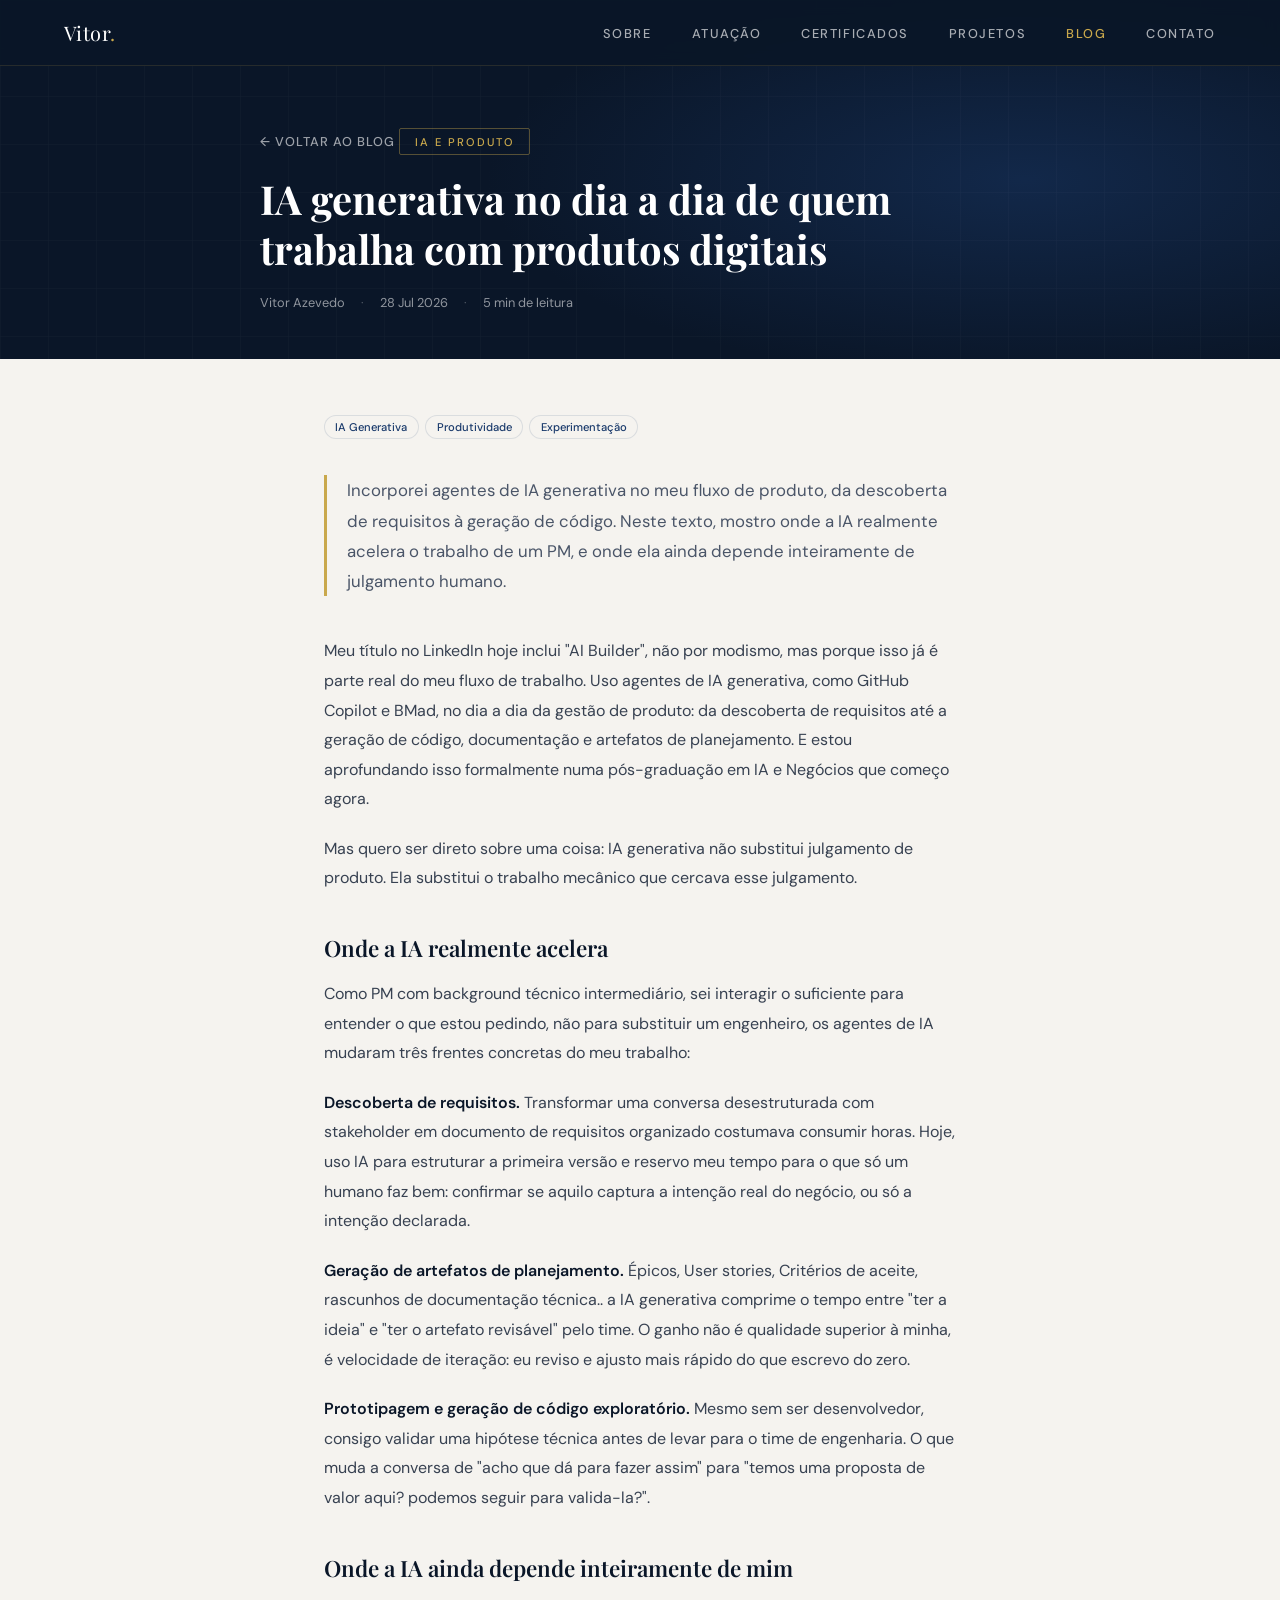
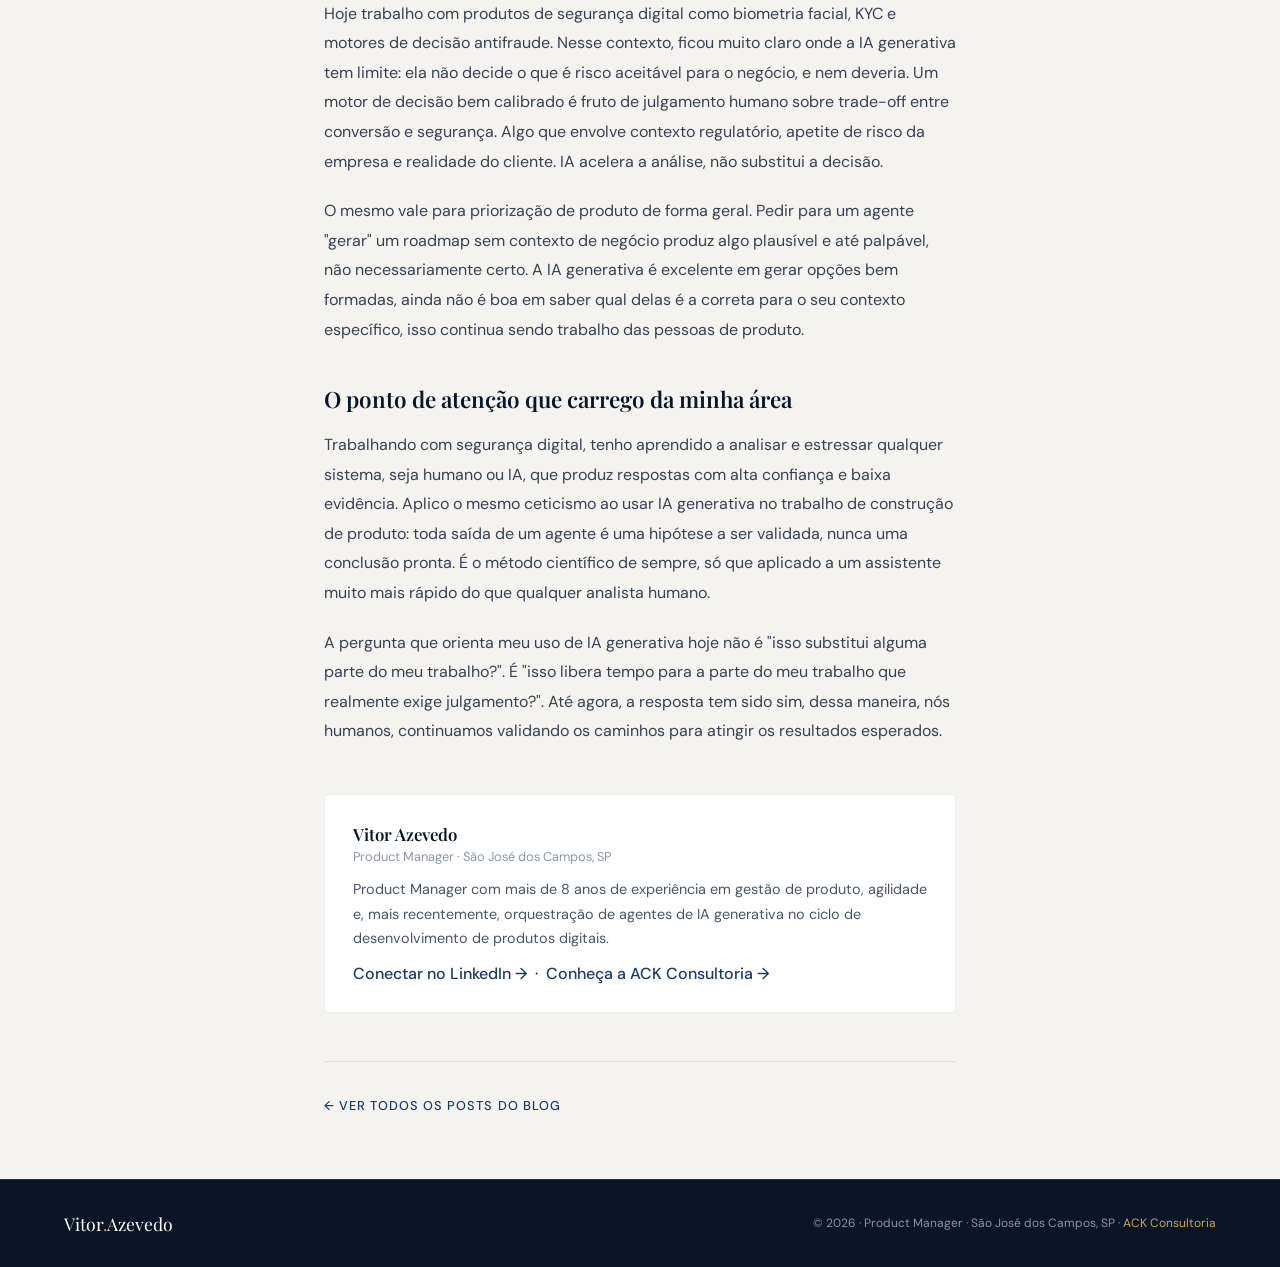
<file: blog/ia-generativa-dia-a-dia-produto.html>
<!DOCTYPE html>
<html lang="pt-BR">
<head>
  <meta charset="UTF-8" />
  <meta name="viewport" content="width=device-width, initial-scale=1.0"/>
  <title>IA Generativa no Dia a Dia da Gestão de Produto | Vitor Azevedo</title>
  <meta name="description" content="Como a IA generativa acelera o trabalho de um Product Manager e onde o julgamento humano continua insubstituível na gestão de produto.">
  <meta name="keywords" content="IA generativa, gestão de produto, product manager, product owner, inteligência artificial, produtividade, experimentação">
  <meta name="author" content="Vitor Azevedo">
  <meta name="robots" content="index, follow">
  <link rel="canonical" href="https://vitorbazevedo.com/blog/ia-generativa-dia-a-dia-produto.html">

  <meta property="og:type" content="article">
  <meta property="og:title" content="IA Generativa no Dia a Dia da Gestão de Produto">
  <meta property="og:description" content="Como a IA generativa acelera o trabalho de um Product Manager e onde o julgamento humano continua insubstituível na gestão de produto.">
  <meta property="og:url" content="https://vitorbazevedo.com/blog/ia-generativa-dia-a-dia-produto.html">
  <meta property="og:site_name" content="Vitor Azevedo">
  <meta property="og:locale" content="pt_BR">
  <meta property="article:published_time" content="2026-07-28">
  <meta property="article:author" content="Vitor Azevedo">
  <meta property="article:section" content="IA e Produto">
  <meta property="article:tag" content="IA Generativa">
  <meta property="article:tag" content="Produtividade">
  <meta property="article:tag" content="Experimentação">

  <meta name="twitter:card" content="summary">
  <meta name="twitter:title" content="IA Generativa no Dia a Dia da Gestão de Produto">
  <meta name="twitter:description" content="Como a IA generativa acelera o trabalho de um Product Manager e onde o julgamento humano continua insubstituível na gestão de produto.">

  <script type="application/ld+json">
  {
    "@context": "https://schema.org",
    "@type": "BlogPosting",
    "headline": "IA generativa no dia a dia de quem trabalha com produtos digitais",
    "description": "Como a IA generativa acelera o trabalho de um Product Manager e onde o julgamento humano continua insubstituível na gestão de produto.",
    "datePublished": "2026-07-28",
    "dateModified": "2026-07-28",
    "inLanguage": "pt-BR",
    "url": "https://vitorbazevedo.com/blog/ia-generativa-dia-a-dia-produto.html",
    "mainEntityOfPage": {
      "@type": "WebPage",
      "@id": "https://vitorbazevedo.com/blog/ia-generativa-dia-a-dia-produto.html"
    },
    "author": {
      "@type": "Person",
      "name": "Vitor Azevedo",
      "jobTitle": "Product Manager",
      "url": "https://www.linkedin.com/in/vitor-benedito-azevedo-pm-ai/"
    },
    "publisher": {
      "@type": "Person",
      "name": "Vitor Azevedo"
    },
    "keywords": ["IA Generativa", "Produtividade", "Experimentação", "Gestão de Produto"],
    "articleSection": "IA e Produto"
  }
  </script>
  <script type="application/ld+json">
  {
    "@context": "https://schema.org",
    "@type": "BreadcrumbList",
    "itemListElement": [
      { "@type": "ListItem", "position": 1, "name": "Início", "item": "https://vitorbazevedo.com/" },
      { "@type": "ListItem", "position": 2, "name": "Blog", "item": "https://vitorbazevedo.com/blog.html" },
      { "@type": "ListItem", "position": 3, "name": "IA generativa no dia a dia de quem trabalha com produtos digitais", "item": "https://vitorbazevedo.com/blog/ia-generativa-dia-a-dia-produto.html" }
    ]
  }
  </script>

  <link rel="preconnect" href="https://fonts.googleapis.com">
  <link rel="preconnect" href="https://fonts.gstatic.com" crossorigin>
  <link href="https://fonts.googleapis.com/css2?family=Playfair+Display:wght@400;600;700&family=DM+Sans:wght@300;400;500&display=swap" rel="stylesheet">
  <style>
    *, *::before, *::after { box-sizing: border-box; margin: 0; padding: 0; }
    :root {
      --navy:   #0a1628;
      --navy2:  #112040;
      --blue:   #1a3a6b;
      --accent: #c9a84c;
      --accent2:#e8c97a;
      --light:  #f5f3ef;
      --muted:  #8a96a8;
      --white:  #ffffff;
      --radius: 4px;
    }
    html { scroll-behavior: smooth; }
    body { font-family: 'DM Sans', sans-serif; background: var(--light); color: var(--navy); overflow-x: hidden; }

    /* NAV */
    nav {
      position: fixed; top: 0; left: 0; right: 0; z-index: 100;
      display: flex; align-items: center; justify-content: space-between;
      padding: 1.2rem 5vw;
      background: rgba(10,22,40,0.96);
      backdrop-filter: blur(8px);
      border-bottom: 1px solid rgba(201,168,76,0.15);
    }
    .nav-logo { font-family: 'Playfair Display', serif; font-size: 1.25rem; color: var(--white); letter-spacing: 0.02em; text-decoration: none; }
    .nav-logo span { color: var(--accent); }
    .nav-links { display: flex; gap: 2.5rem; list-style: none; }
    .nav-links a { font-size: 0.8rem; font-weight: 500; letter-spacing: 0.12em; text-transform: uppercase; color: rgba(255,255,255,0.65); text-decoration: none; transition: color 0.2s; }
    .nav-links a:hover, .nav-links a.active { color: var(--accent); }
    .hamburger { display: none; flex-direction: column; gap: 5px; cursor: pointer; padding: 4px; }
    .hamburger span { display: block; width: 24px; height: 2px; background: var(--white); }

    /* POST HERO */
    .post-hero { background: var(--navy); padding: 8rem 5vw 3rem; position: relative; overflow: hidden; }
    .post-hero::before {
      content: '';
      position: absolute; inset: 0;
      background: radial-gradient(ellipse 60% 80% at 80% 50%, rgba(26,58,107,0.5) 0%, transparent 70%);
    }
    .post-hero-grid {
      position: absolute; inset: 0; opacity: 0.04;
      background-image: linear-gradient(rgba(255,255,255,0.5) 1px, transparent 1px), linear-gradient(90deg, rgba(255,255,255,0.5) 1px, transparent 1px);
      background-size: 48px 48px;
    }
    .post-hero-inner { position: relative; z-index: 2; max-width: 760px; margin: 0 auto; }
    .back-link { display: inline-flex; align-items: center; gap: 0.5rem; font-size: 0.8rem; font-weight: 500; letter-spacing: 0.08em; text-transform: uppercase; color: rgba(255,255,255,0.6); text-decoration: none; margin-bottom: 1.5rem; transition: color 0.2s; }
    .back-link:hover { color: var(--accent); }
    .post-category-tag { display: inline-block; font-size: 0.7rem; font-weight: 500; letter-spacing: 0.18em; text-transform: uppercase; color: var(--accent); border: 1px solid rgba(201,168,76,0.4); padding: 0.35rem 0.9rem; border-radius: 2px; margin-bottom: 1.2rem; }
    .post-hero h1 { font-family: 'Playfair Display', serif; font-size: clamp(1.7rem, 3.2vw, 2.5rem); font-weight: 700; color: var(--white); line-height: 1.25; margin-bottom: 1.25rem; }
    .post-meta-row { display: flex; align-items: center; gap: 1rem; flex-wrap: wrap; font-size: 0.8rem; color: rgba(255,255,255,0.55); }
    .post-meta-row .dot { opacity: 0.5; }

    /* ARTICLE */
    .article-wrap { max-width: 760px; margin: 0 auto; padding: 3.5rem 5vw 4rem; }
    .article-tags { display: flex; flex-wrap: wrap; gap: 0.4rem; margin-bottom: 2.25rem; }
    .pill { font-size: 0.7rem; font-weight: 500; background: var(--light); color: var(--blue); padding: 0.25rem 0.65rem; border-radius: 99px; border: 1px solid rgba(26,58,107,0.12); }
    .article-excerpt { font-size: 1.05rem; line-height: 1.8; color: #4a5568; border-left: 3px solid var(--accent); padding-left: 1.25rem; margin-bottom: 2.5rem; }
    .article-body h2 { font-family: 'Playfair Display', serif; font-size: 1.4rem; font-weight: 600; color: var(--navy); margin: 2.5rem 0 1rem; }
    .article-body p { font-size: 1rem; line-height: 1.85; color: #374151; margin-bottom: 1.25rem; }
    .article-body strong { color: var(--navy); font-weight: 600; }

    .author-box { margin-top: 3rem; padding: 1.75rem; background: var(--white); border-radius: var(--radius); border: 1px solid rgba(0,0,0,0.07); }
    .author-box .author-name { font-family: 'Playfair Display', serif; font-weight: 600; color: var(--navy); font-size: 1.05rem; }
    .author-box .author-role { font-size: 0.8rem; color: var(--muted); margin: 0.2rem 0 0.75rem; }
    .author-box p { font-size: 0.9rem; line-height: 1.7; color: #4a5568; margin-bottom: 0.75rem; }
    .author-box a { color: var(--blue); font-weight: 500; text-decoration: none; }
    .author-box a:hover { color: var(--accent); }

    .post-cta { margin-top: 3rem; padding-top: 2rem; border-top: 1px solid rgba(0,0,0,0.08); }
    .post-cta a { font-size: 0.8rem; font-weight: 500; letter-spacing: 0.08em; text-transform: uppercase; color: var(--blue); text-decoration: none; }
    .post-cta a:hover { color: var(--accent); }

    /* FOOTER */
    footer { background: var(--navy); padding: 2rem 5vw; display: flex; align-items: center; justify-content: space-between; flex-wrap: wrap; gap: 1rem; border-top: 1px solid rgba(201,168,76,0.15); }
    .footer-logo { font-family: 'Playfair Display', serif; font-size: 1.1rem; color: var(--white); }
    .footer-logo span { color: var(--accent); }
    footer p { font-size: 0.75rem; color: var(--muted); }
    footer a { color: var(--accent); text-decoration: none; }
    footer a:hover { color: var(--accent2); }

    /* RESPONSIVE */
    @media (max-width: 640px) {
      .nav-links { display: none; flex-direction: column; gap: 1.5rem; position: absolute; top: 100%; left: 0; right: 0; background: var(--navy); padding: 2rem 5vw; }
      .nav-links.open { display: flex; }
      .hamburger { display: flex; }
    }
  </style>
</head>
<body>

<!-- NAV -->
<nav>
  <a href="../index.html" class="nav-logo">Vitor<span>.</span></a>
  <ul class="nav-links" id="navLinks">
    <li><a href="../index.html#about">Sobre</a></li>
    <li><a href="../index.html#services">Atuação</a></li>
    <li><a href="../index.html#certs">Certificados</a></li>
    <li><a href="../projetos.html">Projetos</a></li>
    <li><a href="../blog.html" class="active">Blog</a></li>
    <li><a href="../index.html#contact">Contato</a></li>
  </ul>
  <div class="hamburger" id="hamburger" onclick="toggleMenu()">
    <span></span><span></span><span></span>
  </div>
</nav>

<!-- POST HERO -->
<div class="post-hero">
  <div class="post-hero-grid"></div>
  <div class="post-hero-inner">
    <a href="../blog.html" class="back-link">&#8592; Voltar ao blog</a>
    <span class="post-category-tag">IA e Produto</span>
    <h1>IA generativa no dia a dia de quem trabalha com produtos digitais</h1>
    <div class="post-meta-row">
      <span>Vitor Azevedo</span>
      <span class="dot">&middot;</span>
      <time datetime="2026-07-28">28 Jul 2026</time>
      <span class="dot">&middot;</span>
      <span>5 min de leitura</span>
    </div>
  </div>
</div>

<!-- ARTICLE -->
<article class="article-wrap">
  <div class="article-tags">
    <span class="pill">IA Generativa</span>
    <span class="pill">Produtividade</span>
    <span class="pill">Experimentação</span>
  </div>

  <p class="article-excerpt">Incorporei agentes de IA generativa no meu fluxo de produto, da descoberta de requisitos à geração de código. Neste texto, mostro onde a IA realmente acelera o trabalho de um PM, e onde ela ainda depende inteiramente de julgamento humano.</p>

  <div class="article-body">
    <p>Meu título no LinkedIn hoje inclui "AI Builder", não por modismo, mas porque isso já é parte real do meu fluxo de trabalho. Uso agentes de IA generativa, como GitHub Copilot e BMad, no dia a dia da gestão de produto: da descoberta de requisitos até a geração de código, documentação e artefatos de planejamento. E estou aprofundando isso formalmente numa pós-graduação em IA e Negócios que começo agora.</p>
    <p>Mas quero ser direto sobre uma coisa: IA generativa não substitui julgamento de produto. Ela substitui o trabalho mecânico que cercava esse julgamento.</p>

    <h2>Onde a IA realmente acelera</h2>
    <p>Como PM com background técnico intermediário, sei interagir o suficiente para entender o que estou pedindo, não para substituir um engenheiro, os agentes de IA mudaram três frentes concretas do meu trabalho:</p>
    <p><strong>Descoberta de requisitos.</strong> Transformar uma conversa desestruturada com stakeholder em documento de requisitos organizado costumava consumir horas. Hoje, uso IA para estruturar a primeira versão e reservo meu tempo para o que só um humano faz bem: confirmar se aquilo captura a intenção real do negócio, ou só a intenção declarada.</p>
    <p><strong>Geração de artefatos de planejamento.</strong> Épicos, User stories, Critérios de aceite, rascunhos de documentação técnica.. a IA generativa comprime o tempo entre "ter a ideia" e "ter o artefato revisável" pelo time. O ganho não é qualidade superior à minha, é velocidade de iteração: eu reviso e ajusto mais rápido do que escrevo do zero.</p>
    <p><strong>Prototipagem e geração de código exploratório.</strong> Mesmo sem ser desenvolvedor, consigo validar uma hipótese técnica antes de levar para o time de engenharia. O que muda a conversa de "acho que dá para fazer assim" para "temos uma proposta de valor aqui? podemos seguir para valida-la?".</p>

    <h2>Onde a IA ainda depende inteiramente de mim</h2>
    <p>Hoje trabalho com produtos de segurança digital como biometria facial, KYC e motores de decisão antifraude. Nesse contexto, ficou muito claro onde a IA generativa tem limite: ela não decide o que é risco aceitável para o negócio, e nem deveria. Um motor de decisão bem calibrado é fruto de julgamento humano sobre trade-off entre conversão e segurança. Algo que envolve contexto regulatório, apetite de risco da empresa e realidade do cliente. IA acelera a análise, não substitui a decisão.</p>
    <p>O mesmo vale para priorização de produto de forma geral. Pedir para um agente "gerar" um roadmap sem contexto de negócio produz algo plausível e até palpável, não necessariamente certo. A IA generativa é excelente em gerar opções bem formadas, ainda não é boa em saber qual delas é a correta para o seu contexto específico, isso continua sendo trabalho das pessoas de produto.</p>

    <h2>O ponto de atenção que carrego da minha área</h2>
    <p>Trabalhando com segurança digital, tenho aprendido a analisar e estressar qualquer sistema, seja humano ou IA, que produz respostas com alta confiança e baixa evidência. Aplico o mesmo ceticismo ao usar IA generativa no trabalho de construção de produto: toda saída de um agente é uma hipótese a ser validada, nunca uma conclusão pronta. É o método científico de sempre, só que aplicado a um assistente muito mais rápido do que qualquer analista humano.</p>
    <p>A pergunta que orienta meu uso de IA generativa hoje não é "isso substitui alguma parte do meu trabalho?". É "isso libera tempo para a parte do meu trabalho que realmente exige julgamento?". Até agora, a resposta tem sido sim, dessa maneira, nós humanos, continuamos validando os caminhos para atingir os resultados esperados.</p>
  </div>

  <div class="author-box">
    <div class="author-name">Vitor Azevedo</div>
    <div class="author-role">Product Manager &middot; São José dos Campos, SP</div>
    <p>Product Manager com mais de 8 anos de experiência em gestão de produto, agilidade e, mais recentemente, orquestração de agentes de IA generativa no ciclo de desenvolvimento de produtos digitais.</p>
    <a href="https://www.linkedin.com/in/vitor-benedito-azevedo-pm-ai/" target="_blank" rel="noopener">Conectar no LinkedIn &#8594;</a> &nbsp;&middot;&nbsp; <a href="https://ackconsultoria.com/" target="_blank" rel="noopener">Conheça a ACK Consultoria &#8594;</a>
  </div>

  <div class="post-cta">
    <a href="../blog.html">&#8592; Ver todos os posts do blog</a>
  </div>
</article>

<!-- FOOTER -->
<footer>
  <div class="footer-logo">Vitor<span>.</span>Azevedo</div>
  <p>&#169; 2026 &middot; Product Manager &middot; São José dos Campos, SP &middot; <a href="https://ackconsultoria.com/" target="_blank" rel="noopener">ACK Consultoria</a></p>
</footer>

<script>
  function toggleMenu() {
    document.getElementById('navLinks').classList.toggle('open');
  }
</script>
</body>
</html>
</file>
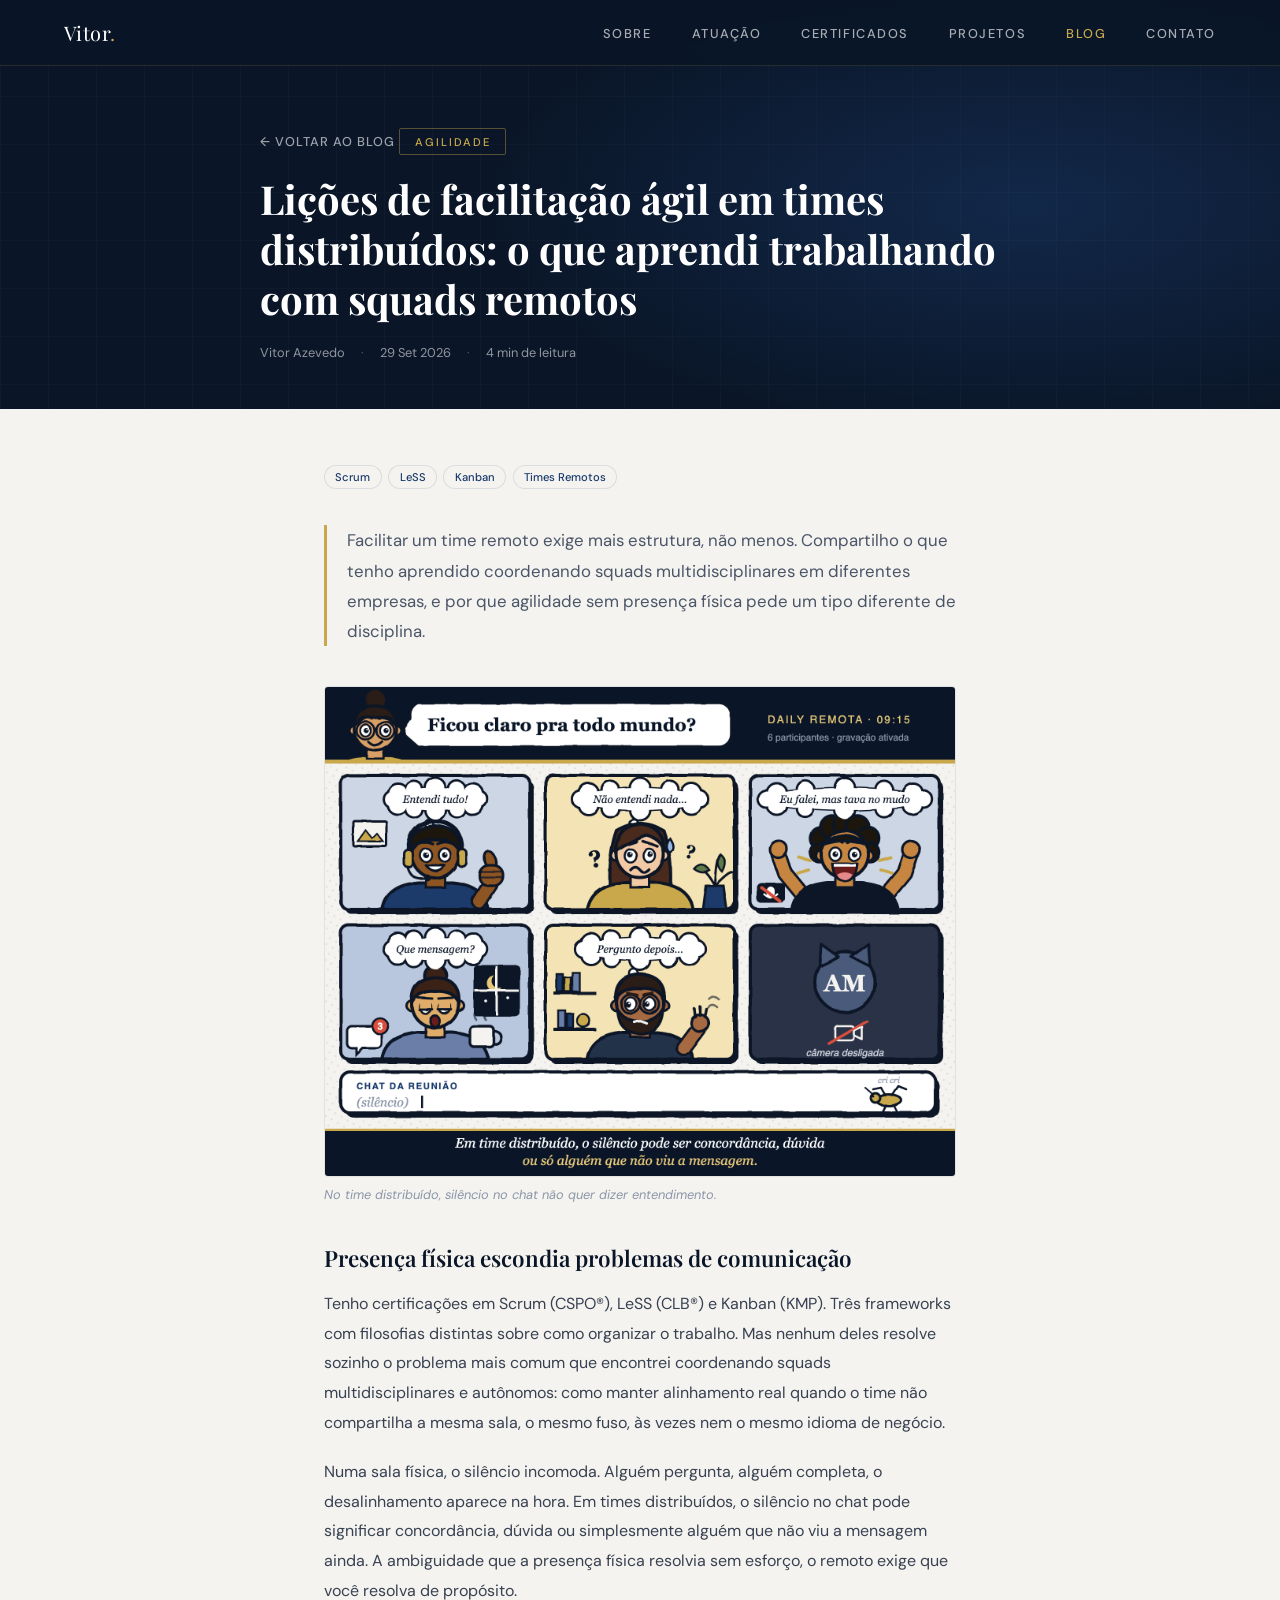
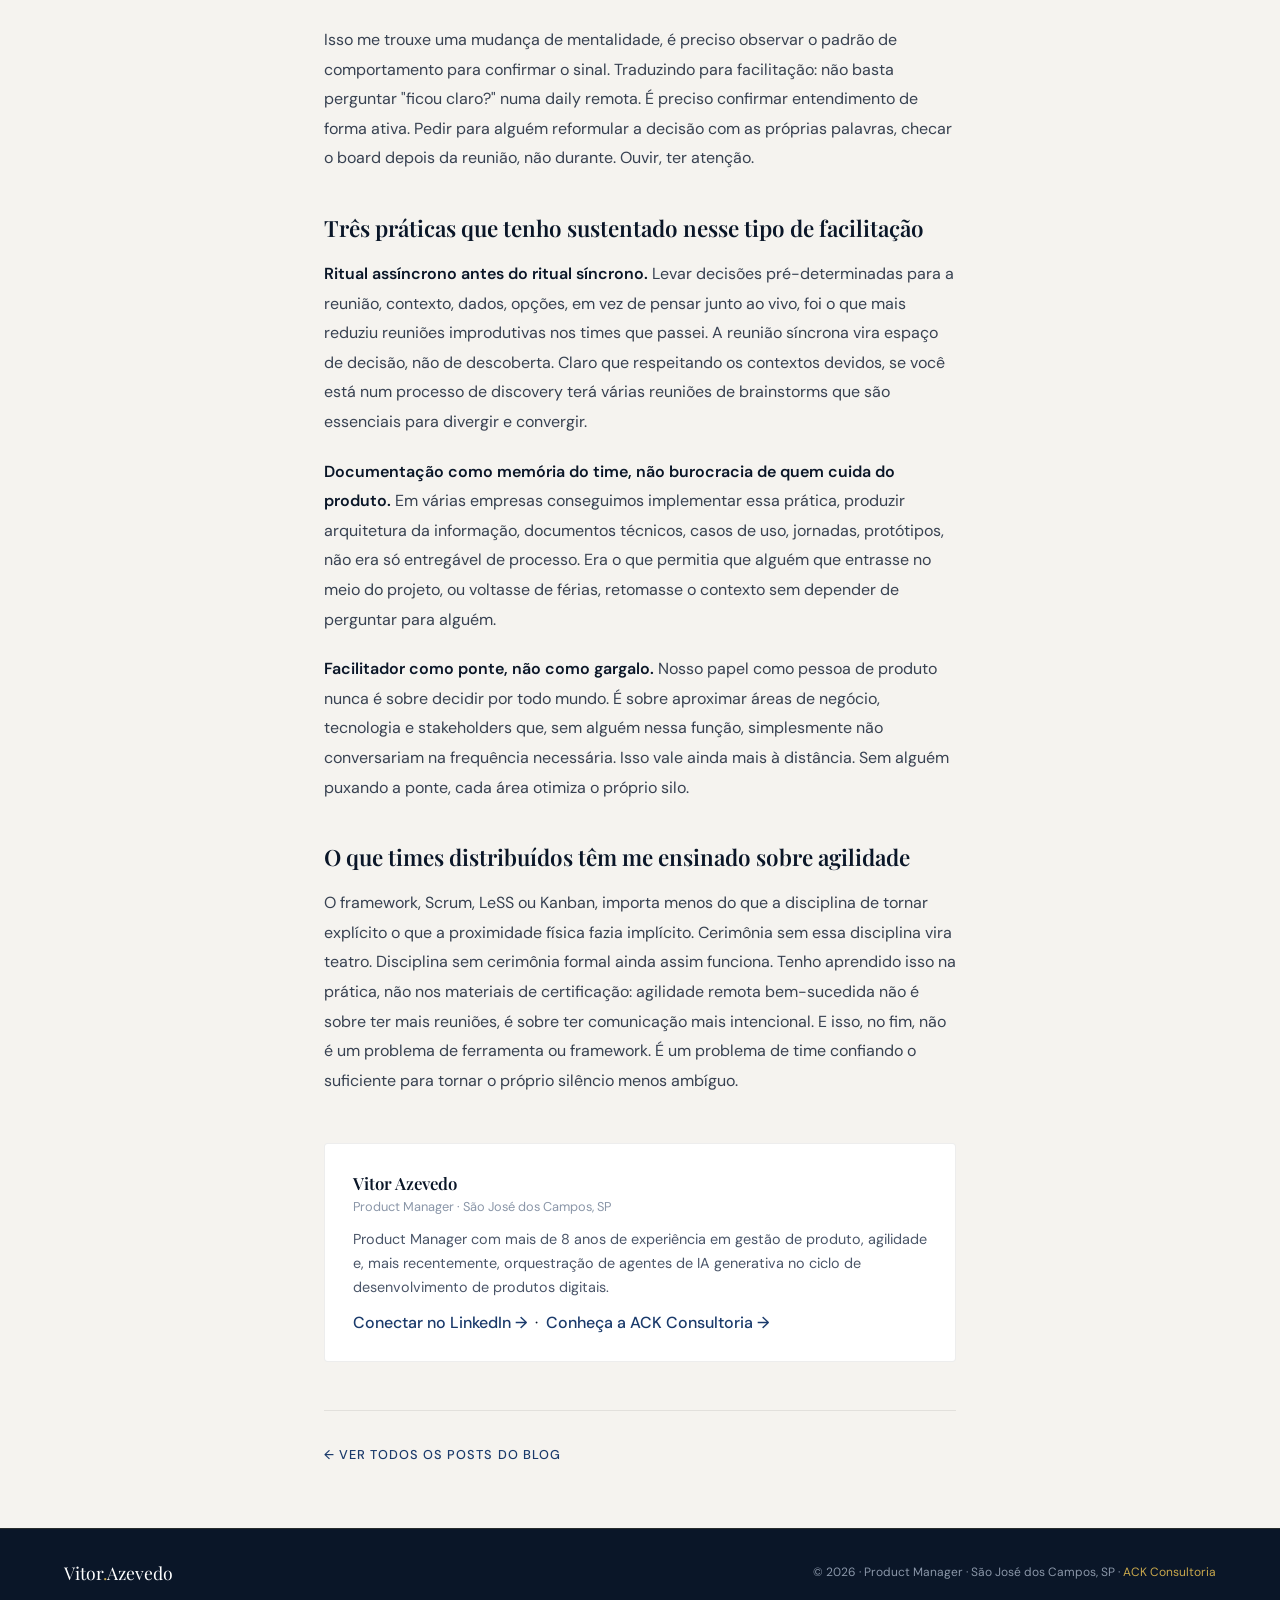
<file: blog/licoes-facilitacao-agil-times-distribuidos.html>
<!DOCTYPE html>
<html lang="pt-BR">
<head>
  <meta charset="UTF-8" />
  <meta name="viewport" content="width=device-width, initial-scale=1.0"/>
  <title>Lições de facilitação ágil em times distribuídos | Vitor Azevedo</title>
  <meta name="description" content="Facilitação ágil em times distribuídos exige mais estrutura, não menos. Três práticas que aprendi coordenando squads remotos multidisciplinares.">
  <meta name="keywords" content="facilitação ágil, times distribuídos, trabalho remoto, Scrum, LeSS, Kanban">
  <meta name="author" content="Vitor Azevedo">
  <meta name="robots" content="index, follow">
  <link rel="canonical" href="https://vitorbazevedo.com/blog/licoes-facilitacao-agil-times-distribuidos.html">

  <meta property="og:type" content="article">
  <meta property="og:title" content="Lições de facilitação ágil em times distribuídos">
  <meta property="og:description" content="Facilitação ágil em times distribuídos exige mais estrutura, não menos. Três práticas que aprendi coordenando squads remotos multidisciplinares.">
  <meta property="og:url" content="https://vitorbazevedo.com/blog/licoes-facilitacao-agil-times-distribuidos.html">
  <meta property="og:site_name" content="Vitor Azevedo">
  <meta property="og:locale" content="pt_BR">
  <meta property="article:published_time" content="2026-09-29">
  <meta property="article:author" content="Vitor Azevedo">
  <meta property="article:section" content="Agilidade">
  <meta property="article:tag" content="Scrum">
  <meta property="article:tag" content="LeSS">
  <meta property="article:tag" content="Kanban">
  <meta property="article:tag" content="Times Remotos">

  <meta name="twitter:card" content="summary">
  <meta name="twitter:title" content="Lições de facilitação ágil em times distribuídos">
  <meta name="twitter:description" content="Facilitação ágil em times distribuídos exige mais estrutura, não menos. Três práticas que aprendi coordenando squads remotos multidisciplinares.">

  <script type="application/ld+json">
  {
    "@context": "https://schema.org",
    "@type": "BlogPosting",
    "headline": "Lições de facilitação ágil em times distribuídos: o que aprendi trabalhando com squads remotos",
    "description": "Facilitação ágil em times distribuídos exige mais estrutura, não menos. Três práticas que aprendi coordenando squads remotos multidisciplinares.",
    "datePublished": "2026-09-29",
    "dateModified": "2026-09-29",
    "inLanguage": "pt-BR",
    "url": "https://vitorbazevedo.com/blog/licoes-facilitacao-agil-times-distribuidos.html",
    "mainEntityOfPage": {
      "@type": "WebPage",
      "@id": "https://vitorbazevedo.com/blog/licoes-facilitacao-agil-times-distribuidos.html"
    },
    "author": {
      "@type": "Person",
      "name": "Vitor Azevedo",
      "jobTitle": "Product Manager",
      "url": "https://www.linkedin.com/in/vitor-benedito-azevedo-pm-ai/"
    },
    "publisher": {
      "@type": "Person",
      "name": "Vitor Azevedo"
    },
    "keywords": ["Scrum", "LeSS", "Kanban", "Times Remotos"],
    "articleSection": "Agilidade"
  }
  </script>
  <script type="application/ld+json">
  {
    "@context": "https://schema.org",
    "@type": "BreadcrumbList",
    "itemListElement": [
      { "@type": "ListItem", "position": 1, "name": "Início", "item": "https://vitorbazevedo.com/" },
      { "@type": "ListItem", "position": 2, "name": "Blog", "item": "https://vitorbazevedo.com/blog.html" },
      { "@type": "ListItem", "position": 3, "name": "Lições de facilitação ágil em times distribuídos: o que aprendi trabalhando com squads remotos", "item": "https://vitorbazevedo.com/blog/licoes-facilitacao-agil-times-distribuidos.html" }
    ]
  }
  </script>

  <link rel="preconnect" href="https://fonts.googleapis.com">
  <link rel="preconnect" href="https://fonts.gstatic.com" crossorigin>
  <link href="https://fonts.googleapis.com/css2?family=Playfair+Display:wght@400;600;700&family=DM+Sans:wght@300;400;500&display=swap" rel="stylesheet">
  <style>
    *, *::before, *::after { box-sizing: border-box; margin: 0; padding: 0; }
    :root {
      --navy:   #0a1628;
      --navy2:  #112040;
      --blue:   #1a3a6b;
      --accent: #c9a84c;
      --accent2:#e8c97a;
      --light:  #f5f3ef;
      --muted:  #8a96a8;
      --white:  #ffffff;
      --radius: 4px;
    }
    html { scroll-behavior: smooth; }
    body { font-family: 'DM Sans', sans-serif; background: var(--light); color: var(--navy); overflow-x: hidden; }

    /* NAV */
    nav {
      position: fixed; top: 0; left: 0; right: 0; z-index: 100;
      display: flex; align-items: center; justify-content: space-between;
      padding: 1.2rem 5vw;
      background: rgba(10,22,40,0.96);
      backdrop-filter: blur(8px);
      border-bottom: 1px solid rgba(201,168,76,0.15);
    }
    .nav-logo { font-family: 'Playfair Display', serif; font-size: 1.25rem; color: var(--white); letter-spacing: 0.02em; text-decoration: none; }
    .nav-logo span { color: var(--accent); }
    .nav-links { display: flex; gap: 2.5rem; list-style: none; }
    .nav-links a { font-size: 0.8rem; font-weight: 500; letter-spacing: 0.12em; text-transform: uppercase; color: rgba(255,255,255,0.65); text-decoration: none; transition: color 0.2s; }
    .nav-links a:hover, .nav-links a.active { color: var(--accent); }
    .hamburger { display: none; flex-direction: column; gap: 5px; cursor: pointer; padding: 4px; }
    .hamburger span { display: block; width: 24px; height: 2px; background: var(--white); }

    /* POST HERO */
    .post-hero { background: var(--navy); padding: 8rem 5vw 3rem; position: relative; overflow: hidden; }
    .post-hero::before {
      content: '';
      position: absolute; inset: 0;
      background: radial-gradient(ellipse 60% 80% at 80% 50%, rgba(26,58,107,0.5) 0%, transparent 70%);
    }
    .post-hero-grid {
      position: absolute; inset: 0; opacity: 0.04;
      background-image: linear-gradient(rgba(255,255,255,0.5) 1px, transparent 1px), linear-gradient(90deg, rgba(255,255,255,0.5) 1px, transparent 1px);
      background-size: 48px 48px;
    }
    .post-hero-inner { position: relative; z-index: 2; max-width: 760px; margin: 0 auto; }
    .back-link { display: inline-flex; align-items: center; gap: 0.5rem; font-size: 0.8rem; font-weight: 500; letter-spacing: 0.08em; text-transform: uppercase; color: rgba(255,255,255,0.6); text-decoration: none; margin-bottom: 1.5rem; transition: color 0.2s; }
    .back-link:hover { color: var(--accent); }
    .post-category-tag { display: inline-block; font-size: 0.7rem; font-weight: 500; letter-spacing: 0.18em; text-transform: uppercase; color: var(--accent); border: 1px solid rgba(201,168,76,0.4); padding: 0.35rem 0.9rem; border-radius: 2px; margin-bottom: 1.2rem; }
    .post-hero h1 { font-family: 'Playfair Display', serif; font-size: clamp(1.7rem, 3.2vw, 2.5rem); font-weight: 700; color: var(--white); line-height: 1.25; margin-bottom: 1.25rem; }
    .post-meta-row { display: flex; align-items: center; gap: 1rem; flex-wrap: wrap; font-size: 0.8rem; color: rgba(255,255,255,0.55); }
    .post-meta-row .dot { opacity: 0.5; }

    /* ARTICLE */
    .article-wrap { max-width: 760px; margin: 0 auto; padding: 3.5rem 5vw 4rem; }
    .article-tags { display: flex; flex-wrap: wrap; gap: 0.4rem; margin-bottom: 2.25rem; }
    .pill { font-size: 0.7rem; font-weight: 500; background: var(--light); color: var(--blue); padding: 0.25rem 0.65rem; border-radius: 99px; border: 1px solid rgba(26,58,107,0.12); }
    .article-excerpt { font-size: 1.05rem; line-height: 1.8; color: #4a5568; border-left: 3px solid var(--accent); padding-left: 1.25rem; margin-bottom: 2.5rem; }
    .post-figure { margin: 0 0 2.5rem; }
    .post-figure img { display: block; width: 100%; height: auto; border-radius: var(--radius); border: 1px solid rgba(0,0,0,0.07); }
    .post-figure figcaption { font-size: 0.8rem; color: var(--muted); margin-top: 0.6rem; font-style: italic; }
    .article-body h2 { font-family: 'Playfair Display', serif; font-size: 1.4rem; font-weight: 600; color: var(--navy); margin: 2.5rem 0 1rem; }
    .article-body p { font-size: 1rem; line-height: 1.85; color: #374151; margin-bottom: 1.25rem; }
    .article-body strong { color: var(--navy); font-weight: 600; }

    .author-box { margin-top: 3rem; padding: 1.75rem; background: var(--white); border-radius: var(--radius); border: 1px solid rgba(0,0,0,0.07); }
    .author-box .author-name { font-family: 'Playfair Display', serif; font-weight: 600; color: var(--navy); font-size: 1.05rem; }
    .author-box .author-role { font-size: 0.8rem; color: var(--muted); margin: 0.2rem 0 0.75rem; }
    .author-box p { font-size: 0.9rem; line-height: 1.7; color: #4a5568; margin-bottom: 0.75rem; }
    .author-box a { color: var(--blue); font-weight: 500; text-decoration: none; }
    .author-box a:hover { color: var(--accent); }

    .post-cta { margin-top: 3rem; padding-top: 2rem; border-top: 1px solid rgba(0,0,0,0.08); }
    .post-cta a { font-size: 0.8rem; font-weight: 500; letter-spacing: 0.08em; text-transform: uppercase; color: var(--blue); text-decoration: none; }
    .post-cta a:hover { color: var(--accent); }

    /* FOOTER */
    footer { background: var(--navy); padding: 2rem 5vw; display: flex; align-items: center; justify-content: space-between; flex-wrap: wrap; gap: 1rem; border-top: 1px solid rgba(201,168,76,0.15); }
    .footer-logo { font-family: 'Playfair Display', serif; font-size: 1.1rem; color: var(--white); }
    .footer-logo span { color: var(--accent); }
    footer p { font-size: 0.75rem; color: var(--muted); }
    footer a { color: var(--accent); text-decoration: none; }
    footer a:hover { color: var(--accent2); }

    /* RESPONSIVE */
    @media (max-width: 640px) {
      .nav-links { display: none; flex-direction: column; gap: 1.5rem; position: absolute; top: 100%; left: 0; right: 0; background: var(--navy); padding: 2rem 5vw; }
      .nav-links.open { display: flex; }
      .hamburger { display: flex; }
    }
  </style>
</head>
<body>

<!-- NAV -->
<nav>
  <a href="../index.html" class="nav-logo">Vitor<span>.</span></a>
  <ul class="nav-links" id="navLinks">
    <li><a href="../index.html#about">Sobre</a></li>
    <li><a href="../index.html#services">Atuação</a></li>
    <li><a href="../index.html#certs">Certificados</a></li>
    <li><a href="../projetos.html">Projetos</a></li>
    <li><a href="../blog.html" class="active">Blog</a></li>
    <li><a href="../index.html#contact">Contato</a></li>
  </ul>
  <div class="hamburger" id="hamburger" onclick="toggleMenu()">
    <span></span><span></span><span></span>
  </div>
</nav>

<!-- POST HERO -->
<div class="post-hero">
  <div class="post-hero-grid"></div>
  <div class="post-hero-inner">
    <a href="../blog.html" class="back-link">&#8592; Voltar ao blog</a>
    <span class="post-category-tag">Agilidade</span>
    <h1>Lições de facilitação ágil em times distribuídos: o que aprendi trabalhando com squads remotos</h1>
    <div class="post-meta-row">
      <span>Vitor Azevedo</span>
      <span class="dot">&middot;</span>
      <time datetime="2026-09-29">29 Set 2026</time>
      <span class="dot">&middot;</span>
      <span>4 min de leitura</span>
    </div>
  </div>
</div>

<!-- ARTICLE -->
<article class="article-wrap">
  <div class="article-tags">
    <span class="pill">Scrum</span>
    <span class="pill">LeSS</span>
    <span class="pill">Kanban</span>
    <span class="pill">Times Remotos</span>
  </div>

  <p class="article-excerpt">Facilitar um time remoto exige mais estrutura, não menos. Compartilho o que tenho aprendido coordenando squads multidisciplinares em diferentes empresas, e por que agilidade sem presença física pede um tipo diferente de disciplina.</p>

  <figure class="post-figure">
    <img src="../assets/images/charge-silencio-time-distribuido.png" width="800" height="620" loading="lazy" alt="Charge de uma daily remota em que a facilitadora pergunta se ficou claro e seis participantes reagem de formas diferentes: um dá joinha, uma está confusa, um fala com o microfone mudo, uma boceja ignorando notificações, um hesita em levantar a mão e um está com a câmera desligada. O chat da reunião está em silêncio.">
    <figcaption>No time distribuído, silêncio no chat não quer dizer entendimento.</figcaption>
  </figure>

  <div class="article-body">
    <h2>Presença física escondia problemas de comunicação</h2>

    <p>Tenho certificações em Scrum (CSPO®), LeSS (CLB®) e Kanban (KMP). Três frameworks com filosofias distintas sobre como organizar o trabalho. Mas nenhum deles resolve sozinho o problema mais comum que encontrei coordenando squads multidisciplinares e autônomos: como manter alinhamento real quando o time não compartilha a mesma sala, o mesmo fuso, às vezes nem o mesmo idioma de negócio.</p>

    <p>Numa sala física, o silêncio incomoda. Alguém pergunta, alguém completa, o desalinhamento aparece na hora. Em times distribuídos, o silêncio no chat pode significar concordância, dúvida ou simplesmente alguém que não viu a mensagem ainda. A ambiguidade que a presença física resolvia sem esforço, o remoto exige que você resolva de propósito.</p>

    <p>Isso me trouxe uma mudança de mentalidade, é preciso observar o padrão de comportamento para confirmar o sinal. Traduzindo para facilitação: não basta perguntar "ficou claro?" numa daily remota. É preciso confirmar entendimento de forma ativa. Pedir para alguém reformular a decisão com as próprias palavras, checar o board depois da reunião, não durante. Ouvir, ter atenção.</p>

    <h2>Três práticas que tenho sustentado nesse tipo de facilitação</h2>

    <p><strong>Ritual assíncrono antes do ritual síncrono.</strong> Levar decisões pré-determinadas para a reunião, contexto, dados, opções, em vez de pensar junto ao vivo, foi o que mais reduziu reuniões improdutivas nos times que passei. A reunião síncrona vira espaço de decisão, não de descoberta. Claro que respeitando os contextos devidos, se você está num processo de discovery terá várias reuniões de brainstorms que são essenciais para divergir e convergir.</p>

    <p><strong>Documentação como memória do time, não burocracia de quem cuida do produto.</strong> Em várias empresas conseguimos implementar essa prática, produzir arquitetura da informação, documentos técnicos, casos de uso, jornadas, protótipos, não era só entregável de processo. Era o que permitia que alguém que entrasse no meio do projeto, ou voltasse de férias, retomasse o contexto sem depender de perguntar para alguém.</p>

    <p><strong>Facilitador como ponte, não como gargalo.</strong> Nosso papel como pessoa de produto nunca é sobre decidir por todo mundo. É sobre aproximar áreas de negócio, tecnologia e stakeholders que, sem alguém nessa função, simplesmente não conversariam na frequência necessária. Isso vale ainda mais à distância. Sem alguém puxando a ponte, cada área otimiza o próprio silo.</p>

    <h2>O que times distribuídos têm me ensinado sobre agilidade</h2>

    <p>O framework, Scrum, LeSS ou Kanban, importa menos do que a disciplina de tornar explícito o que a proximidade física fazia implícito. Cerimônia sem essa disciplina vira teatro. Disciplina sem cerimônia formal ainda assim funciona. Tenho aprendido isso na prática, não nos materiais de certificação: agilidade remota bem-sucedida não é sobre ter mais reuniões, é sobre ter comunicação mais intencional. E isso, no fim, não é um problema de ferramenta ou framework. É um problema de time confiando o suficiente para tornar o próprio silêncio menos ambíguo.</p>
  </div>

  <div class="author-box">
    <div class="author-name">Vitor Azevedo</div>
    <div class="author-role">Product Manager &middot; São José dos Campos, SP</div>
    <p>Product Manager com mais de 8 anos de experiência em gestão de produto, agilidade e, mais recentemente, orquestração de agentes de IA generativa no ciclo de desenvolvimento de produtos digitais.</p>
    <a href="https://www.linkedin.com/in/vitor-benedito-azevedo-pm-ai/" target="_blank" rel="noopener">Conectar no LinkedIn &#8594;</a> &nbsp;&middot;&nbsp; <a href="https://ackconsultoria.com/" target="_blank" rel="noopener">Conheça a ACK Consultoria &#8594;</a>
  </div>

  <div class="post-cta">
    <a href="../blog.html">&#8592; Ver todos os posts do blog</a>
  </div>
</article>

<!-- FOOTER -->
<footer>
  <div class="footer-logo">Vitor<span>.</span>Azevedo</div>
  <p>&#169; 2026 &middot; Product Manager &middot; São José dos Campos, SP &middot; <a href="https://ackconsultoria.com/" target="_blank" rel="noopener">ACK Consultoria</a></p>
</footer>

<script>
  function toggleMenu() {
    document.getElementById('navLinks').classList.toggle('open');
  }
</script>
</body>
</html>
</file>
